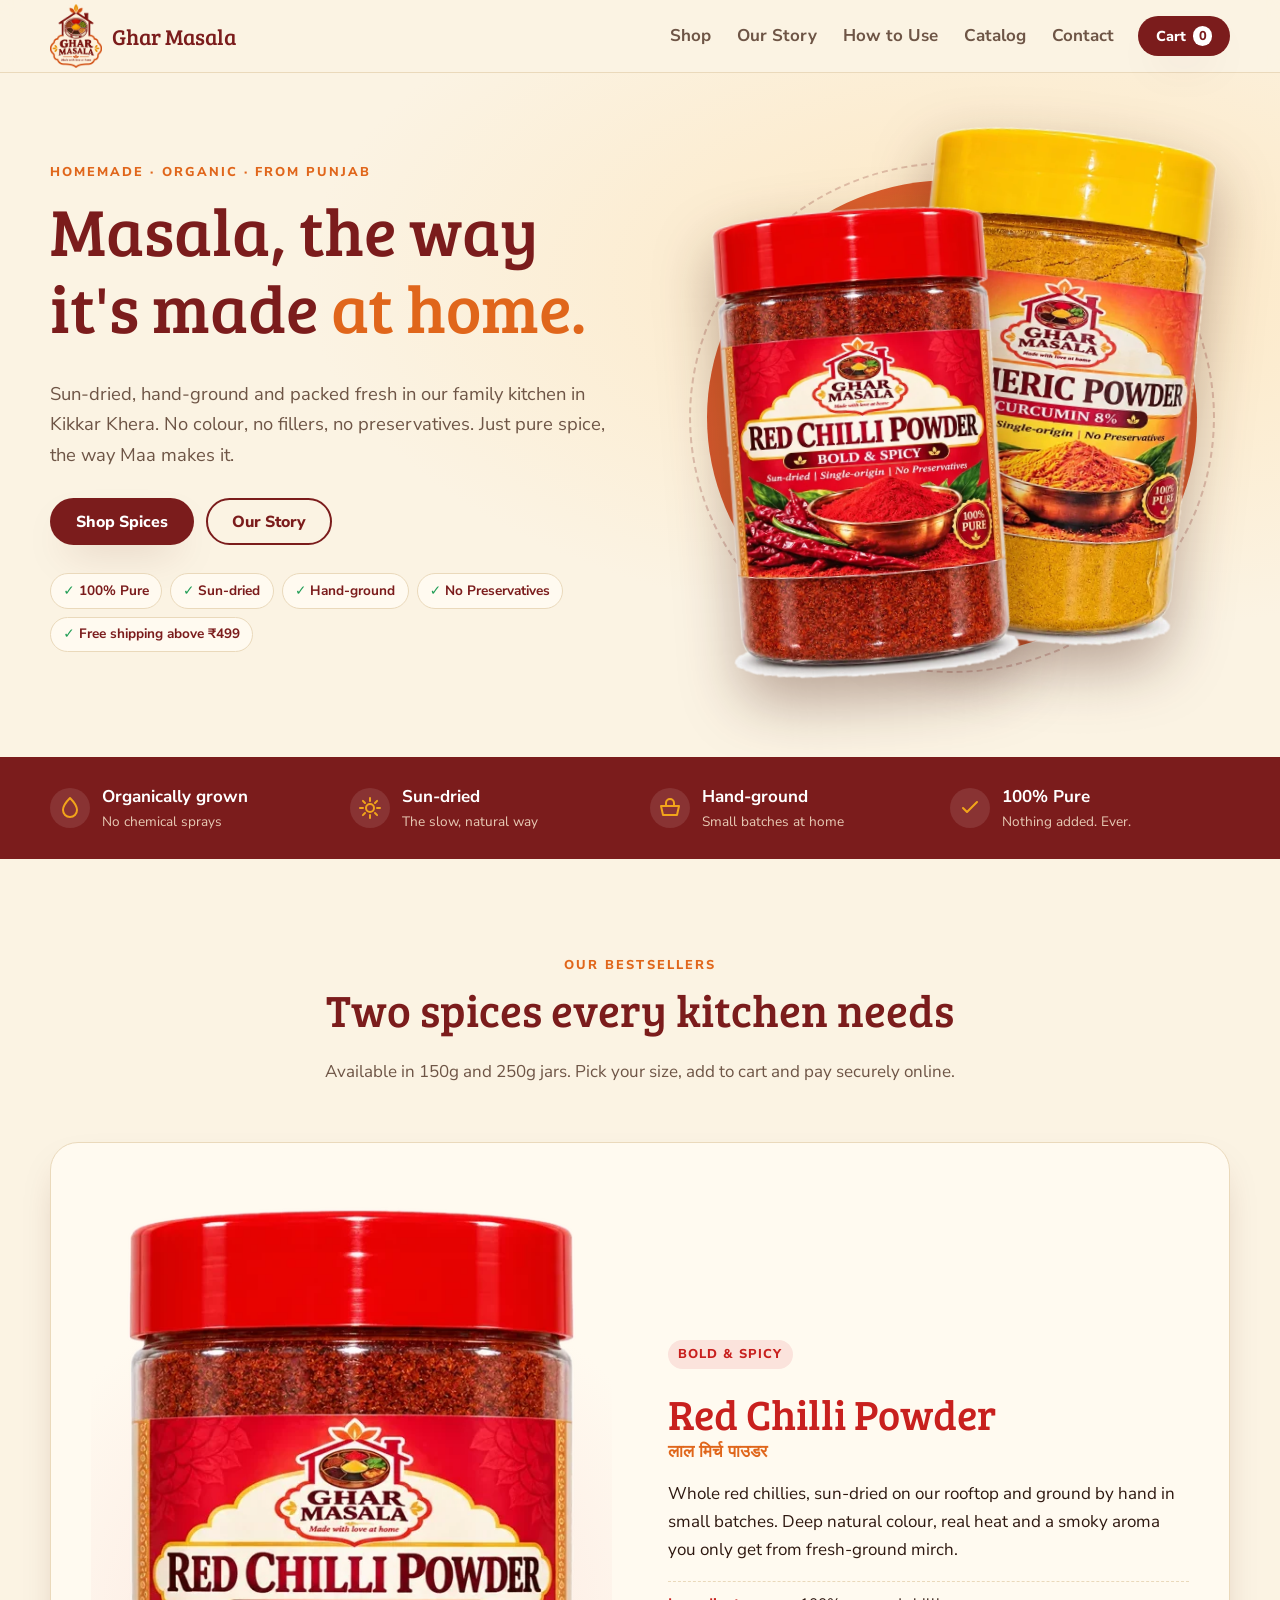
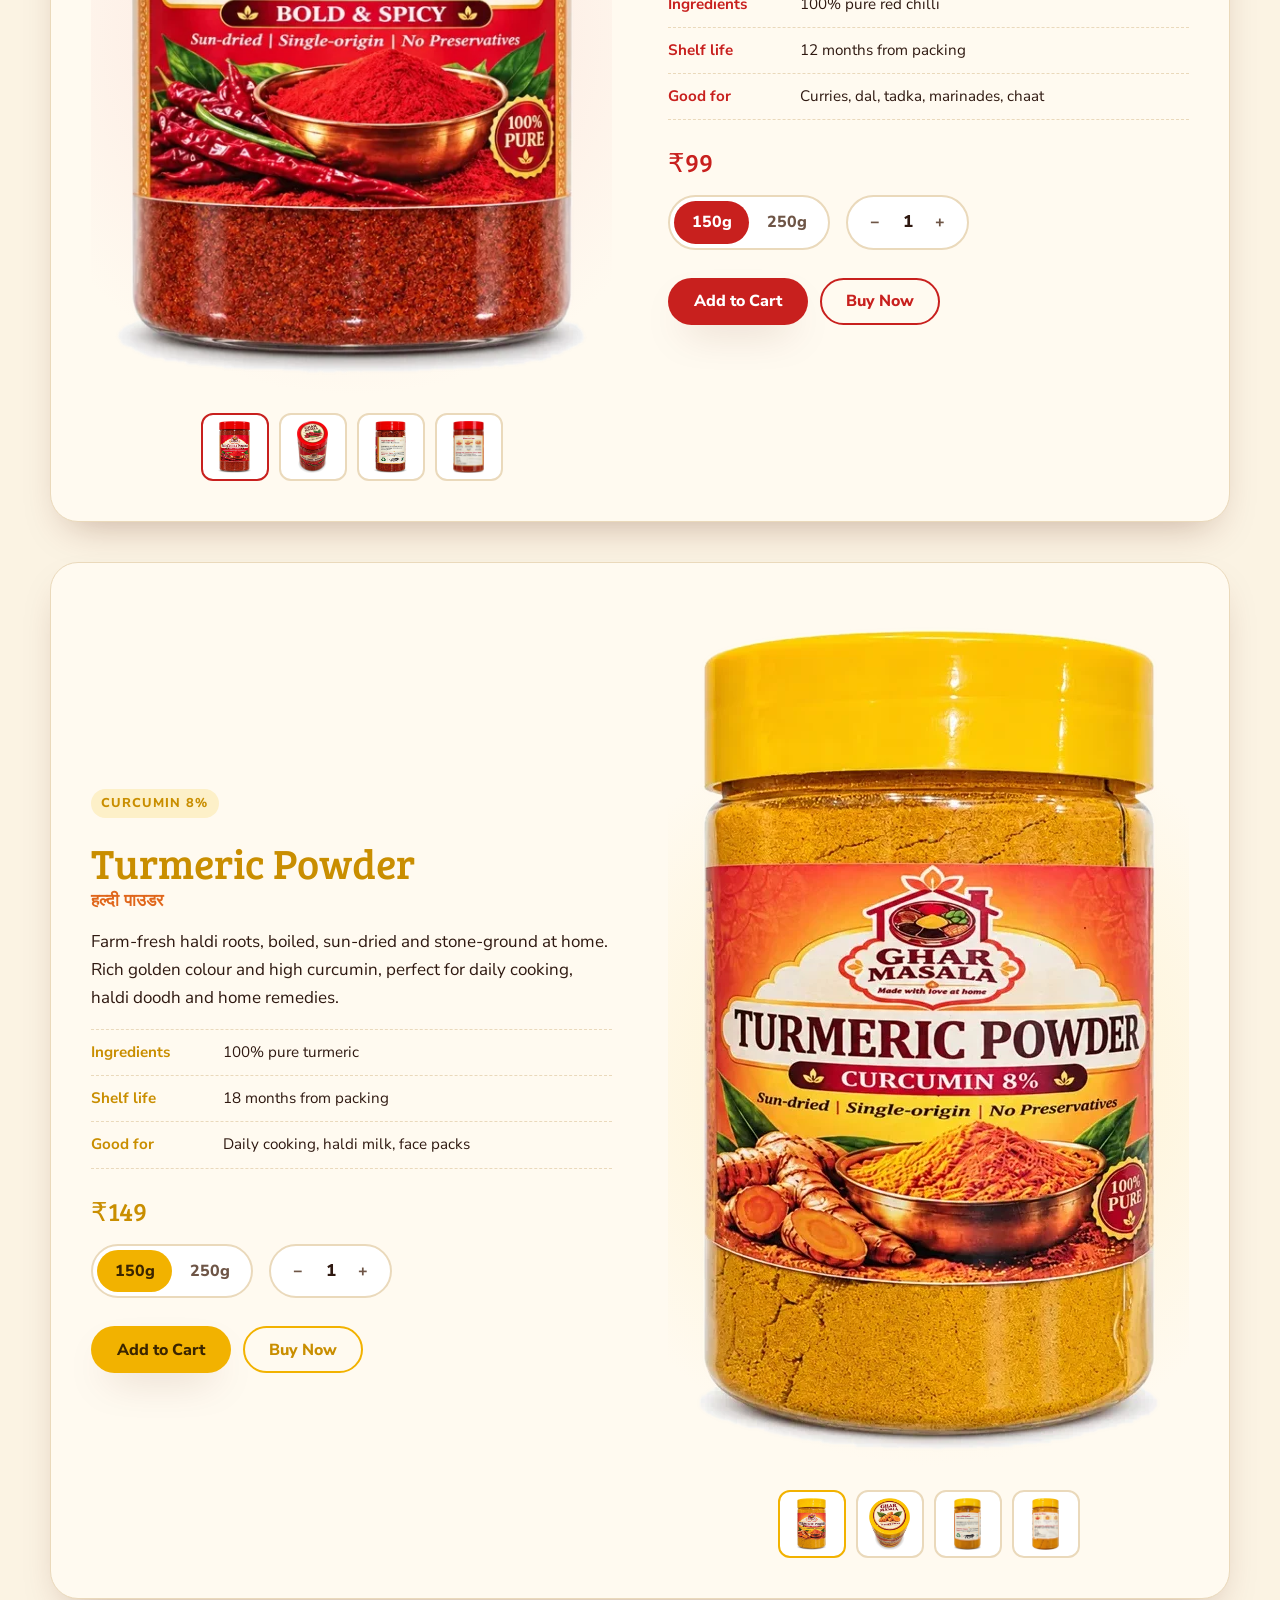
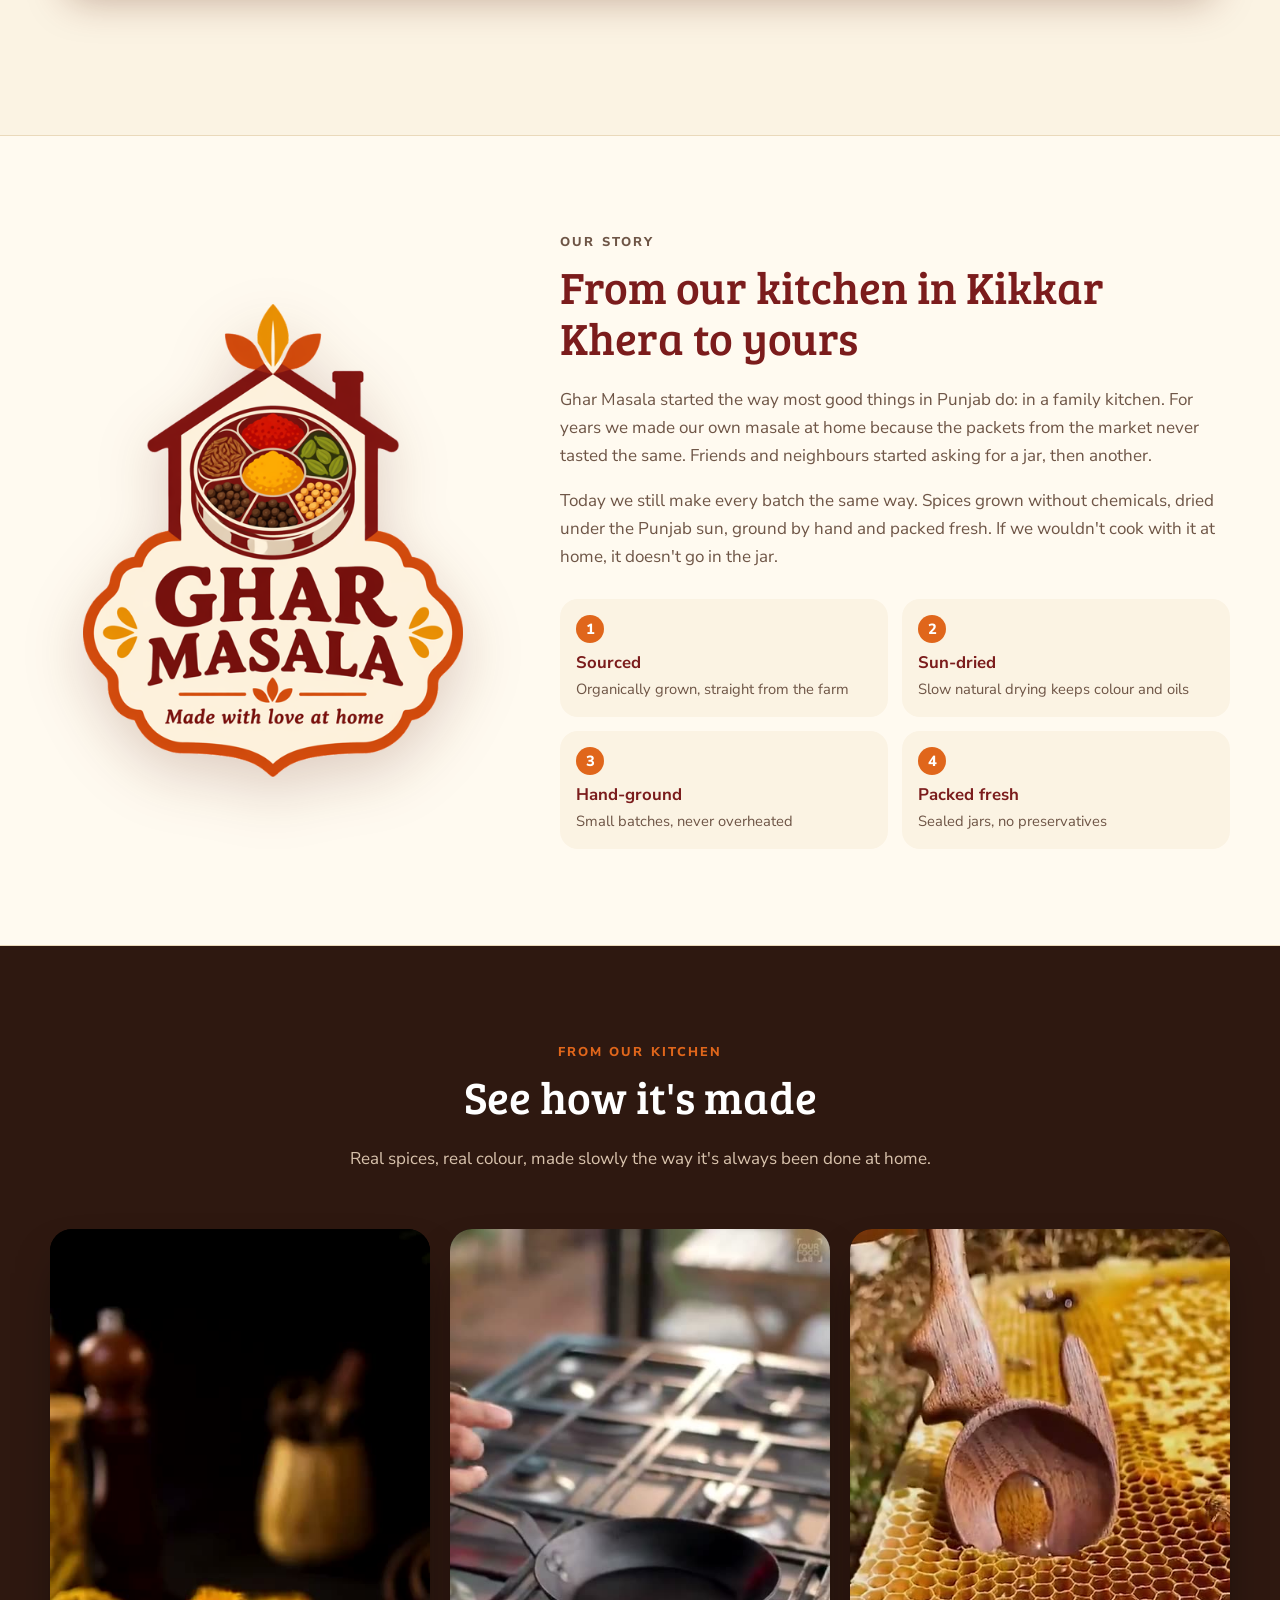
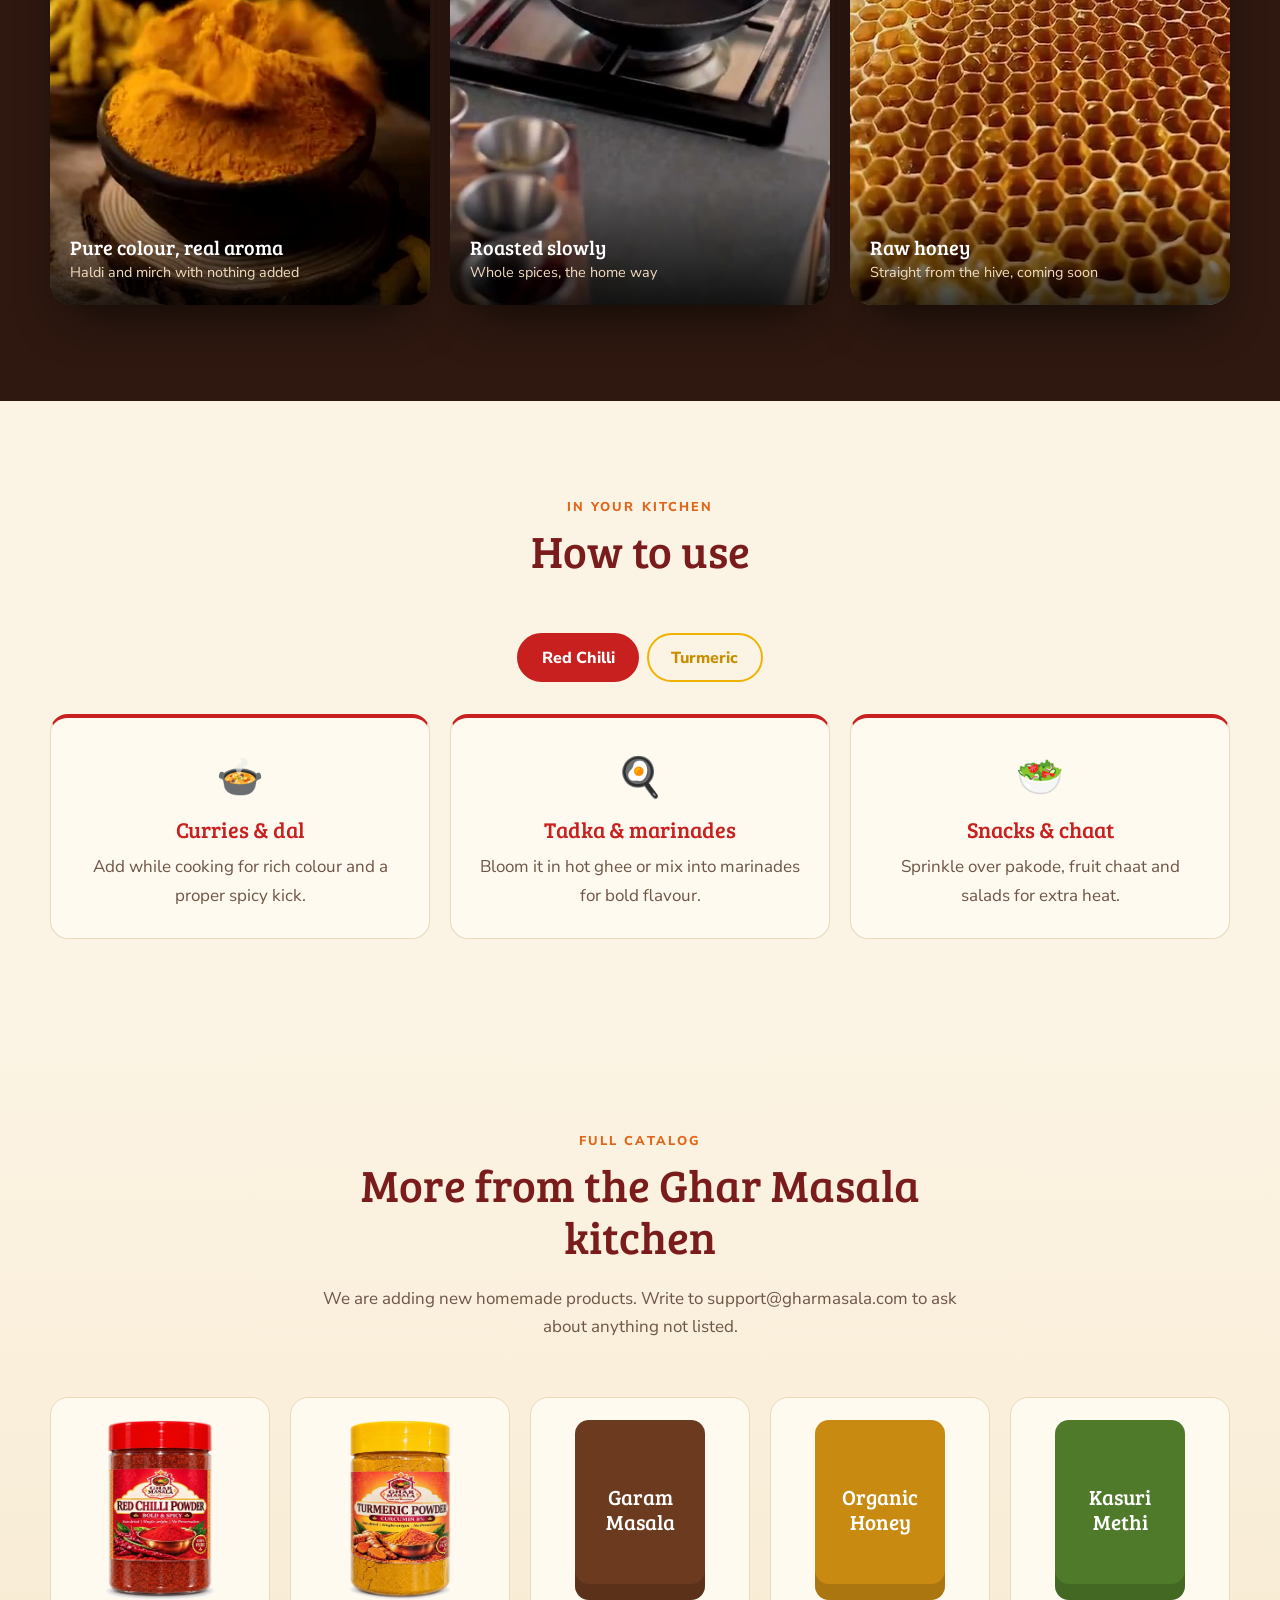
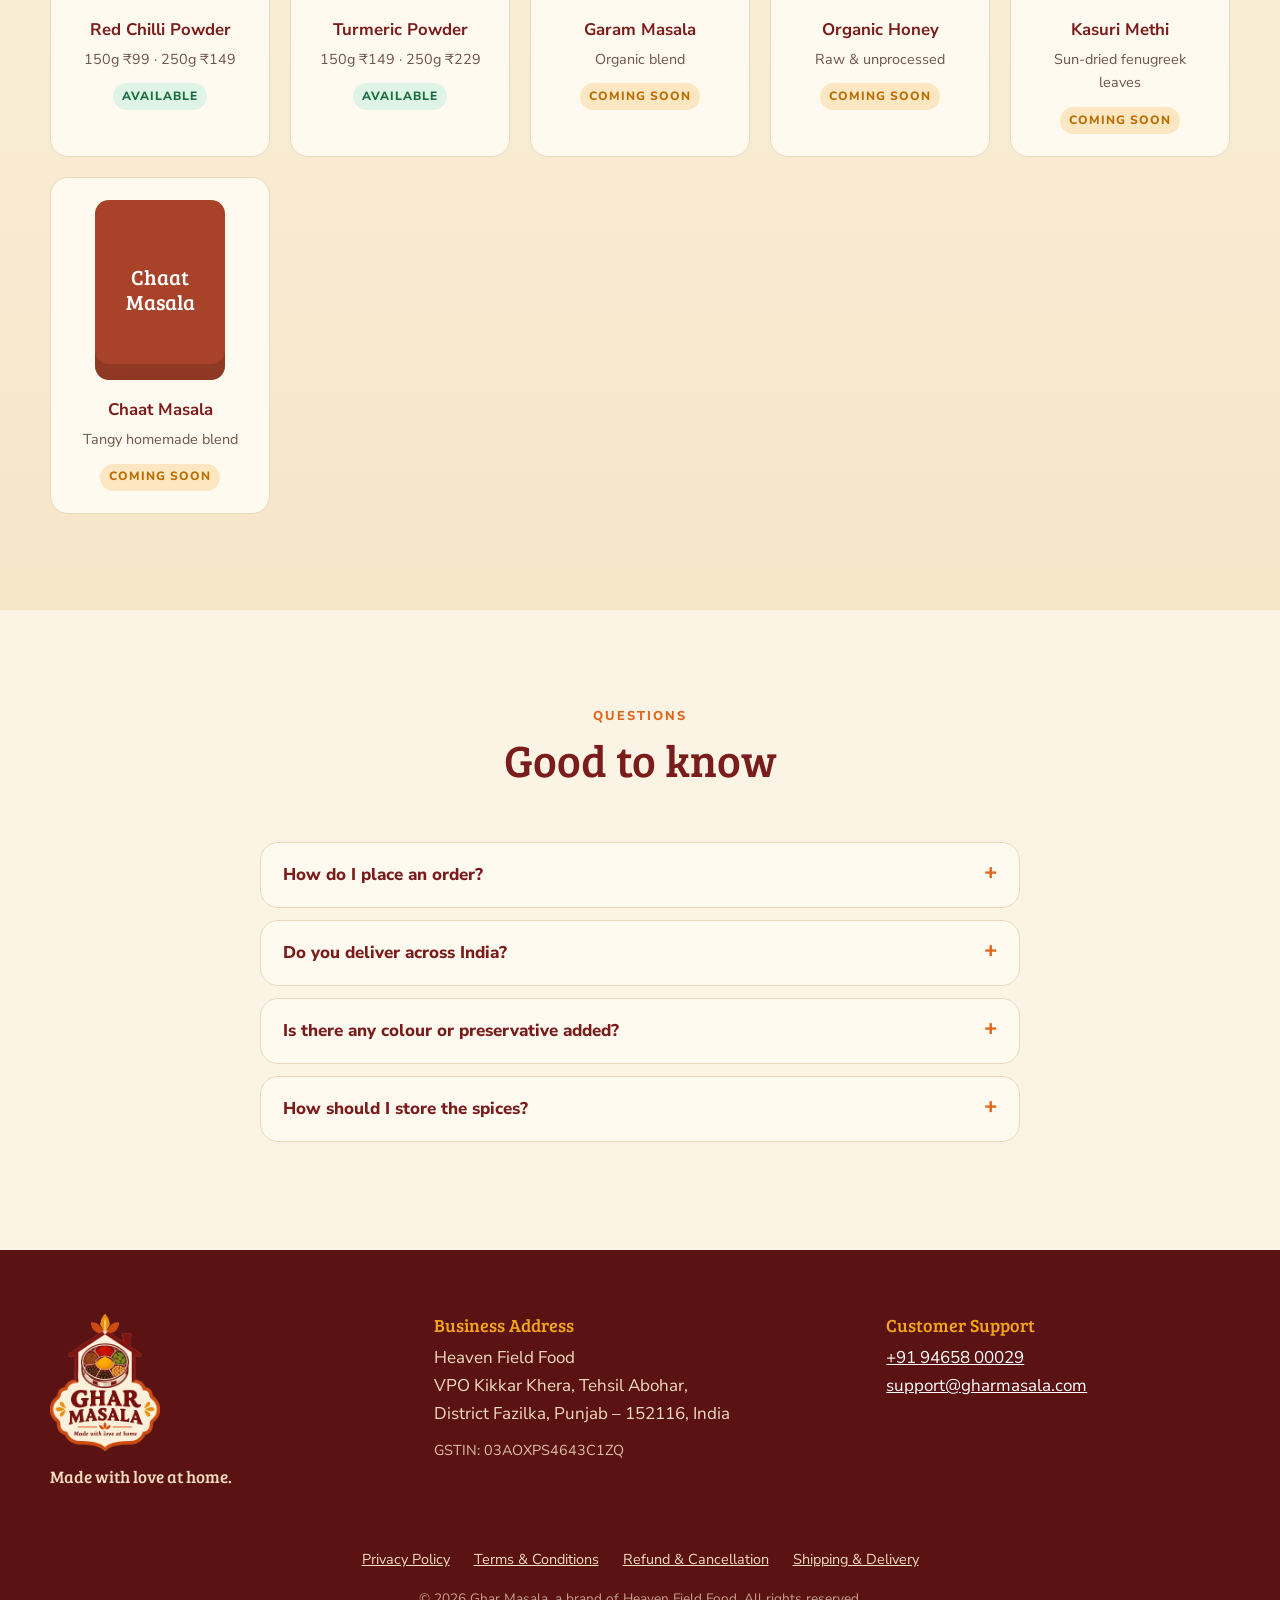
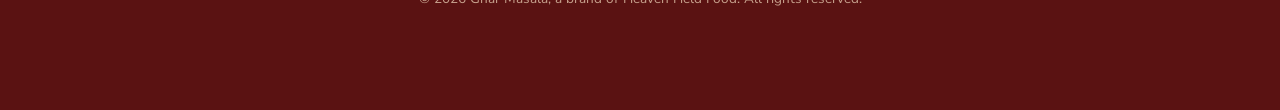
<file: index.html>
<!doctype html>
<html lang="en">
<head>
  <meta charset="utf-8">
  <meta name="viewport" content="width=device-width, initial-scale=1">
  <title>Ghar Masala | Homemade Organic Red Chilli & Turmeric Powder</title>
  <meta name="description" content="Ghar Masala: homemade, hand-ground organic spices from Kikkar Khera, Punjab. Pure Red Chilli Powder and Turmeric Powder, sun-dried, no preservatives. Order online.">
  <meta property="og:title" content="Ghar Masala | Made with love at home">
  <meta property="og:description" content="Homemade, hand-ground organic spices from Punjab. 100% pure, sun-dried, no preservatives.">
  <meta property="og:image" content="https://gharmasala.com/images/chilli-front.webp">
  <meta property="og:url" content="https://gharmasala.com/">
  <meta name="theme-color" content="#7b1c1c">
  <link rel="icon" href="images/favicon.png">
  <link rel="preconnect" href="https://fonts.googleapis.com">
  <link rel="preconnect" href="https://fonts.gstatic.com" crossorigin>
  <link href="https://fonts.googleapis.com/css2?family=Bree+Serif&family=Nunito+Sans:wght@400;600;700;800&display=swap" rel="stylesheet">
  <link rel="stylesheet" href="style.css">
</head>
<body>

<header class="nav">
  <div class="wrap nav-in">
    <a href="#top" class="brand" aria-label="Ghar Masala home"><img src="images/logo.png" alt="Ghar Masala logo" width="52" height="52"><span>Ghar Masala</span></a>
    <nav class="links" aria-label="Main">
      <a href="#shop">Shop</a>
      <a href="#story">Our Story</a>
      <a href="#use">How to Use</a>
      <a href="#catalog">Catalog</a>
      <a href="#contact">Contact</a>
    </nav>
    <a class="btn btn-sm btn-primary cart-link" href="#checkout">Cart <span class="cart-n">0</span></a>
  </div>
</header>

<main id="top">

  <!-- HERO -->
  <section class="hero">
    <div class="wrap hero-in">
      <div class="hero-copy reveal">
        <p class="eyebrow">Homemade · Organic · From Punjab</p>
        <h1>Masala, the way it's made <em>at home.</em></h1>
        <p class="lead">Sun-dried, hand-ground and packed fresh in our family kitchen in Kikkar Khera. No colour, no fillers, no preservatives. Just pure spice, the way Maa makes it.</p>
        <div class="cta">
          <a href="#shop" class="btn btn-primary">Shop Spices</a>
          <a href="#story" class="btn btn-ghost">Our Story</a>
        </div>
        <ul class="chips">
          <li>100% Pure</li><li>Sun-dried</li><li>Hand-ground</li><li>No Preservatives</li><li>Free shipping above ₹499</li>
        </ul>
      </div>
      <div class="hero-art reveal">
        <div class="sun" aria-hidden="true"></div>
        <img class="jar jar-back" src="images/turmeric-front.webp" alt="Ghar Masala Turmeric Powder jar" width="600" height="840">
        <img class="jar jar-front" src="images/chilli-front.webp" alt="Ghar Masala Red Chilli Powder jar" width="600" height="840">
      </div>
    </div>
  </section>

  <!-- TRUST STRIP -->
  <section class="strip" aria-label="Why Ghar Masala">
    <div class="wrap strip-in">
      <div><svg viewBox="0 0 24 24" aria-hidden="true"><path d="M12 2C7 7 5 10 5 14a7 7 0 0 0 14 0c0-4-2-7-7-12Z"/></svg><b>Organically grown</b><span>No chemical sprays</span></div>
      <div><svg viewBox="0 0 24 24" aria-hidden="true"><circle cx="12" cy="12" r="4"/><path d="M12 2v3M12 19v3M2 12h3M19 12h3M4.9 4.9 7 7M17 17l2.1 2.1M4.9 19.1 7 17M17 7l2.1-2.1"/></svg><b>Sun-dried</b><span>The slow, natural way</span></div>
      <div><svg viewBox="0 0 24 24" aria-hidden="true"><path d="M3 10h18l-2 9H5l-2-9ZM8 10V7a4 4 0 0 1 8 0v3"/></svg><b>Hand-ground</b><span>Small batches at home</span></div>
      <div><svg viewBox="0 0 24 24" aria-hidden="true"><path d="m5 12 4 4 10-10"/></svg><b>100% Pure</b><span>Nothing added. Ever.</span></div>
    </div>
  </section>

  <!-- SHOP -->
  <section id="shop" class="section">
    <div class="wrap">
      <header class="sec-head reveal">
        <p class="eyebrow">Our Bestsellers</p>
        <h2>Two spices every kitchen needs</h2>
        <p>Available in 150g and 250g jars. Pick your size, add to cart and pay securely online.</p>
      </header>

      <article class="product chilli reveal" data-id="chilli" data-name="Red Chilli Powder">
        <div class="gallery">
          <div class="main-img"><img src="images/chilli-front.webp" alt="Red Chilli Powder jar, front" width="600" height="840"></div>
          <div class="thumbs">
            <button class="on" data-src="images/chilli-front.webp" aria-label="Front view"><img src="images/chilli-front.webp" alt=""></button>
            <button data-src="images/chilli-top.webp" aria-label="Top view"><img src="images/chilli-top.webp" alt=""></button>
            <button data-src="images/chilli-ingredients.webp" aria-label="Ingredients label"><img src="images/chilli-ingredients.webp" alt=""></button>
            <button data-src="images/chilli-howto.webp" aria-label="How to use label"><img src="images/chilli-howto.webp" alt=""></button>
          </div>
        </div>
        <div class="info">
          <p class="tag">Bold &amp; Spicy</p>
          <h3>Red Chilli Powder</h3>
          <p class="hindi">लाल मिर्च पाउडर</p>
          <p>Whole red chillies, sun-dried on our rooftop and ground by hand in small batches. Deep natural colour, real heat and a smoky aroma you only get from fresh-ground mirch.</p>
          <ul class="facts">
            <li><b>Ingredients</b>100% pure red chilli</li>
            <li><b>Shelf life</b>12 months from packing</li>
            <li><b>Good for</b>Curries, dal, tadka, marinades, chaat</li>
          </ul>
          <div class="buy">
            <p class="price" aria-live="polite"></p>
            <div class="sizes" role="radiogroup" aria-label="Size">
              <button role="radio" aria-checked="true" data-size="150g">150g</button>
              <button role="radio" aria-checked="false" data-size="250g">250g</button>
            </div>
            <div class="qty"><button data-q="-1" aria-label="Less">−</button><output>1</output><button data-q="1" aria-label="More">+</button></div>
          </div>
          <div class="cta">
            <button class="btn btn-primary add">Add to Cart</button>
            <button class="btn btn-ghost now">Buy Now</button>
          </div>
        </div>
      </article>

      <article class="product haldi flip reveal" data-id="haldi" data-name="Turmeric Powder">
        <div class="gallery">
          <div class="main-img"><img src="images/turmeric-front.webp" alt="Turmeric Powder jar, front" width="600" height="840"></div>
          <div class="thumbs">
            <button class="on" data-src="images/turmeric-front.webp" aria-label="Front view"><img src="images/turmeric-front.webp" alt=""></button>
            <button data-src="images/turmeric-top.webp" aria-label="Top view"><img src="images/turmeric-top.webp" alt=""></button>
            <button data-src="images/turmeric-ingredients.webp" aria-label="Ingredients label"><img src="images/turmeric-ingredients.webp" alt=""></button>
            <button data-src="images/turmeric-howto.webp" aria-label="How to use label"><img src="images/turmeric-howto.webp" alt=""></button>
          </div>
        </div>
        <div class="info">
          <p class="tag">Curcumin 8%</p>
          <h3>Turmeric Powder</h3>
          <p class="hindi">हल्दी पाउडर</p>
          <p>Farm-fresh haldi roots, boiled, sun-dried and stone-ground at home. Rich golden colour and high curcumin, perfect for daily cooking, haldi doodh and home remedies.</p>
          <ul class="facts">
            <li><b>Ingredients</b>100% pure turmeric</li>
            <li><b>Shelf life</b>18 months from packing</li>
            <li><b>Good for</b>Daily cooking, haldi milk, face packs</li>
          </ul>
          <div class="buy">
            <p class="price" aria-live="polite"></p>
            <div class="sizes" role="radiogroup" aria-label="Size">
              <button role="radio" aria-checked="true" data-size="150g">150g</button>
              <button role="radio" aria-checked="false" data-size="250g">250g</button>
            </div>
            <div class="qty"><button data-q="-1" aria-label="Less">−</button><output>1</output><button data-q="1" aria-label="More">+</button></div>
          </div>
          <div class="cta">
            <button class="btn btn-primary add">Add to Cart</button>
            <button class="btn btn-ghost now">Buy Now</button>
          </div>
        </div>
      </article>
    </div>
  </section>

  <!-- STORY -->
  <section id="story" class="section story">
    <div class="wrap story-in">
      <div class="story-art reveal"><img src="images/logo.png" alt="Ghar Masala, made with love at home" width="600" height="660"></div>
      <div class="reveal">
        <p class="eyebrow">Our Story</p>
        <h2>From our kitchen in Kikkar Khera to yours</h2>
        <p>Ghar Masala started the way most good things in Punjab do: in a family kitchen. For years we made our own masale at home because the packets from the market never tasted the same. Friends and neighbours started asking for a jar, then another.</p>
        <p>Today we still make every batch the same way. Spices grown without chemicals, dried under the Punjab sun, ground by hand and packed fresh. If we wouldn't cook with it at home, it doesn't go in the jar.</p>
        <ol class="steps">
          <li><span>1</span><b>Sourced</b>Organically grown, straight from the farm</li>
          <li><span>2</span><b>Sun-dried</b>Slow natural drying keeps colour and oils</li>
          <li><span>3</span><b>Hand-ground</b>Small batches, never overheated</li>
          <li><span>4</span><b>Packed fresh</b>Sealed jars, no preservatives</li>
        </ol>
      </div>
    </div>
  </section>

  <!-- VIDEOS -->
  <section id="made" class="section films">
    <div class="wrap">
      <header class="sec-head reveal">
        <p class="eyebrow">From Our Kitchen</p>
        <h2>See how it's made</h2>
        <p>Real spices, real colour, made slowly the way it's always been done at home.</p>
      </header>
      <div class="film-row">
        <figure class="film reveal"><video src="videos/spices.mp4" poster="videos/spices.jpg" muted loop playsinline preload="none" aria-label="Turmeric and red chilli powder close-up"></video><figcaption><b>Pure colour, real aroma</b>Haldi and mirch with nothing added</figcaption></figure>
        <figure class="film reveal"><video src="videos/roasting.mp4" poster="videos/roasting.jpg" muted loop playsinline preload="none" aria-label="Whole spices roasting in an iron kadhai"></video><figcaption><b>Roasted slowly</b>Whole spices, the home way</figcaption></figure>
        <figure class="film reveal"><video src="videos/honey.mp4" poster="videos/honey.jpg" muted loop playsinline preload="none" aria-label="Raw honey on a honeycomb"></video><figcaption><b>Raw honey</b>Straight from the hive, coming soon</figcaption></figure>
      </div>
    </div>
  </section>

  <!-- HOW TO USE -->
  <section id="use" class="section">
    <div class="wrap">
      <header class="sec-head reveal">
        <p class="eyebrow">In Your Kitchen</p>
        <h2>How to use</h2>
      </header>
      <div class="tabs reveal" role="tablist" aria-label="Choose spice">
        <button role="tab" aria-selected="true" aria-controls="use-chilli" id="t-chilli" class="chilli">Red Chilli</button>
        <button role="tab" aria-selected="false" aria-controls="use-haldi" id="t-haldi" class="haldi">Turmeric</button>
      </div>
      <div id="use-chilli" role="tabpanel" aria-labelledby="t-chilli" class="uses chilli">
        <div class="use"><span aria-hidden="true">🍲</span><h3>Curries &amp; dal</h3><p>Add while cooking for rich colour and a proper spicy kick.</p></div>
        <div class="use"><span aria-hidden="true">🍳</span><h3>Tadka &amp; marinades</h3><p>Bloom it in hot ghee or mix into marinades for bold flavour.</p></div>
        <div class="use"><span aria-hidden="true">🥗</span><h3>Snacks &amp; chaat</h3><p>Sprinkle over pakode, fruit chaat and salads for extra heat.</p></div>
      </div>
      <div id="use-haldi" role="tabpanel" aria-labelledby="t-haldi" class="uses haldi" hidden>
        <div class="use"><span aria-hidden="true">🍛</span><h3>Daily cooking</h3><p>A pinch in sabzi, dal and rice for flavour, colour and goodness.</p></div>
        <div class="use"><span aria-hidden="true">🥛</span><h3>Haldi doodh</h3><p>Mix half a teaspoon into warm milk for everyday wellness.</p></div>
        <div class="use"><span aria-hidden="true">✨</span><h3>Face packs</h3><p>Mix with besan and curd for a natural, healthy glow.</p></div>
      </div>
    </div>
  </section>

  <!-- CATALOG -->
  <section id="catalog" class="section catalog">
    <div class="wrap">
      <header class="sec-head reveal">
        <p class="eyebrow">Full Catalog</p>
        <h2>More from the Ghar Masala kitchen</h2>
        <p>We are adding new homemade products. Write to support@gharmasala.com to ask about anything not listed.</p>
      </header>
      <div class="grid">
        <a class="card reveal" href="#shop"><img src="images/chilli-front.webp" alt="" loading="lazy"><b>Red Chilli Powder</b><span>150g ₹99 · 250g ₹149</span><em class="ok">Available</em></a>
        <a class="card reveal" href="#shop"><img src="images/turmeric-front.webp" alt="" loading="lazy"><b>Turmeric Powder</b><span>150g ₹149 · 250g ₹229</span><em class="ok">Available</em></a>
        <div class="card soon reveal"><div class="ph" style="--c:#6b3a1f">Garam<br>Masala</div><b>Garam Masala</b><span>Organic blend</span><em>Coming soon</em></div>
        <div class="card soon reveal"><div class="ph" style="--c:#c98a12">Organic<br>Honey</div><b>Organic Honey</b><span>Raw &amp; unprocessed</span><em>Coming soon</em></div>
        <div class="card soon reveal"><div class="ph" style="--c:#4f7a2a">Kasuri<br>Methi</div><b>Kasuri Methi</b><span>Sun-dried fenugreek leaves</span><em>Coming soon</em></div>
        <div class="card soon reveal"><div class="ph" style="--c:#a8432a">Chaat<br>Masala</div><b>Chaat Masala</b><span>Tangy homemade blend</span><em>Coming soon</em></div>
      </div>
    </div>
  </section>

  <!-- FAQ -->
  <section class="section faq">
    <div class="wrap narrow">
      <header class="sec-head reveal"><p class="eyebrow">Questions</p><h2>Good to know</h2></header>
      <details class="reveal"><summary>How do I place an order?</summary><p>Choose your spice and size, tap <b>Add to Cart</b>, then <b>Checkout</b>. Fill in your delivery address and pay securely online by UPI, card, net banking or wallet through PayU.</p></details>
      <details class="reveal"><summary>Do you deliver across India?</summary><p>Yes. We ship across India. Shipping is a flat ₹60 per order, and <b>FREE on orders of ₹499 and above</b>.</p></details>
      <details class="reveal"><summary>Is there any colour or preservative added?</summary><p>No. Our Red Chilli Powder is 100% red chilli and our Turmeric Powder is 100% turmeric. Nothing else goes in.</p></details>
      <details class="reveal"><summary>How should I store the spices?</summary><p>Keep the jar tightly closed in a cool, dry place away from sunlight. Use a dry spoon. Red Chilli lasts 12 months and Turmeric 18 months from packing.</p></details>
    </div>
  </section>

</main>

<!-- CONTACT / FOOTER -->
<footer id="contact" class="footer">
  <div class="wrap foot-in">
    <div>
      <img src="images/logo.png" alt="Ghar Masala" width="110" height="121" loading="lazy">
      <p class="foot-tag">Made with love at home.</p>
    </div>
    <div>
      <h3>Business Address</h3>
      <address>Heaven Field Food<br>VPO Kikkar Khera, Tehsil Abohar,<br>District Fazilka, Punjab – 152116, India</address>
      <p class="gst">GSTIN: 03AOXPS4643C1ZQ</p>
    </div>
    <div>
      <h3>Customer Support</h3>
      <p><a href="tel:+919465800029">+91 94658 00029</a><br><a href="mailto:support@gharmasala.com">support@gharmasala.com</a></p>
    </div>
  </div>
  <nav class="legal" aria-label="Policies">
    <a href="policies.html#privacy">Privacy Policy</a>
    <a href="policies.html#terms">Terms &amp; Conditions</a>
    <a href="policies.html#refund">Refund &amp; Cancellation</a>
    <a href="policies.html#shipping">Shipping &amp; Delivery</a>
  </nav>
  <p class="copy">© <span id="yr">2026</span> Ghar Masala, a brand of Heaven Field Food. All rights reserved.</p>
</footer>

<!-- ORDER BAR -->
<div class="order" hidden>
  <div class="order-in">
    <div><b class="order-count"></b><span class="order-list"></span></div>
    <button class="order-clear" aria-label="Clear cart">Clear</button>
    <a class="btn btn-primary order-send" href="#checkout">Checkout</a>
  </div>
</div>

<script src="script.js"></script>
</body>
</html>
</file>
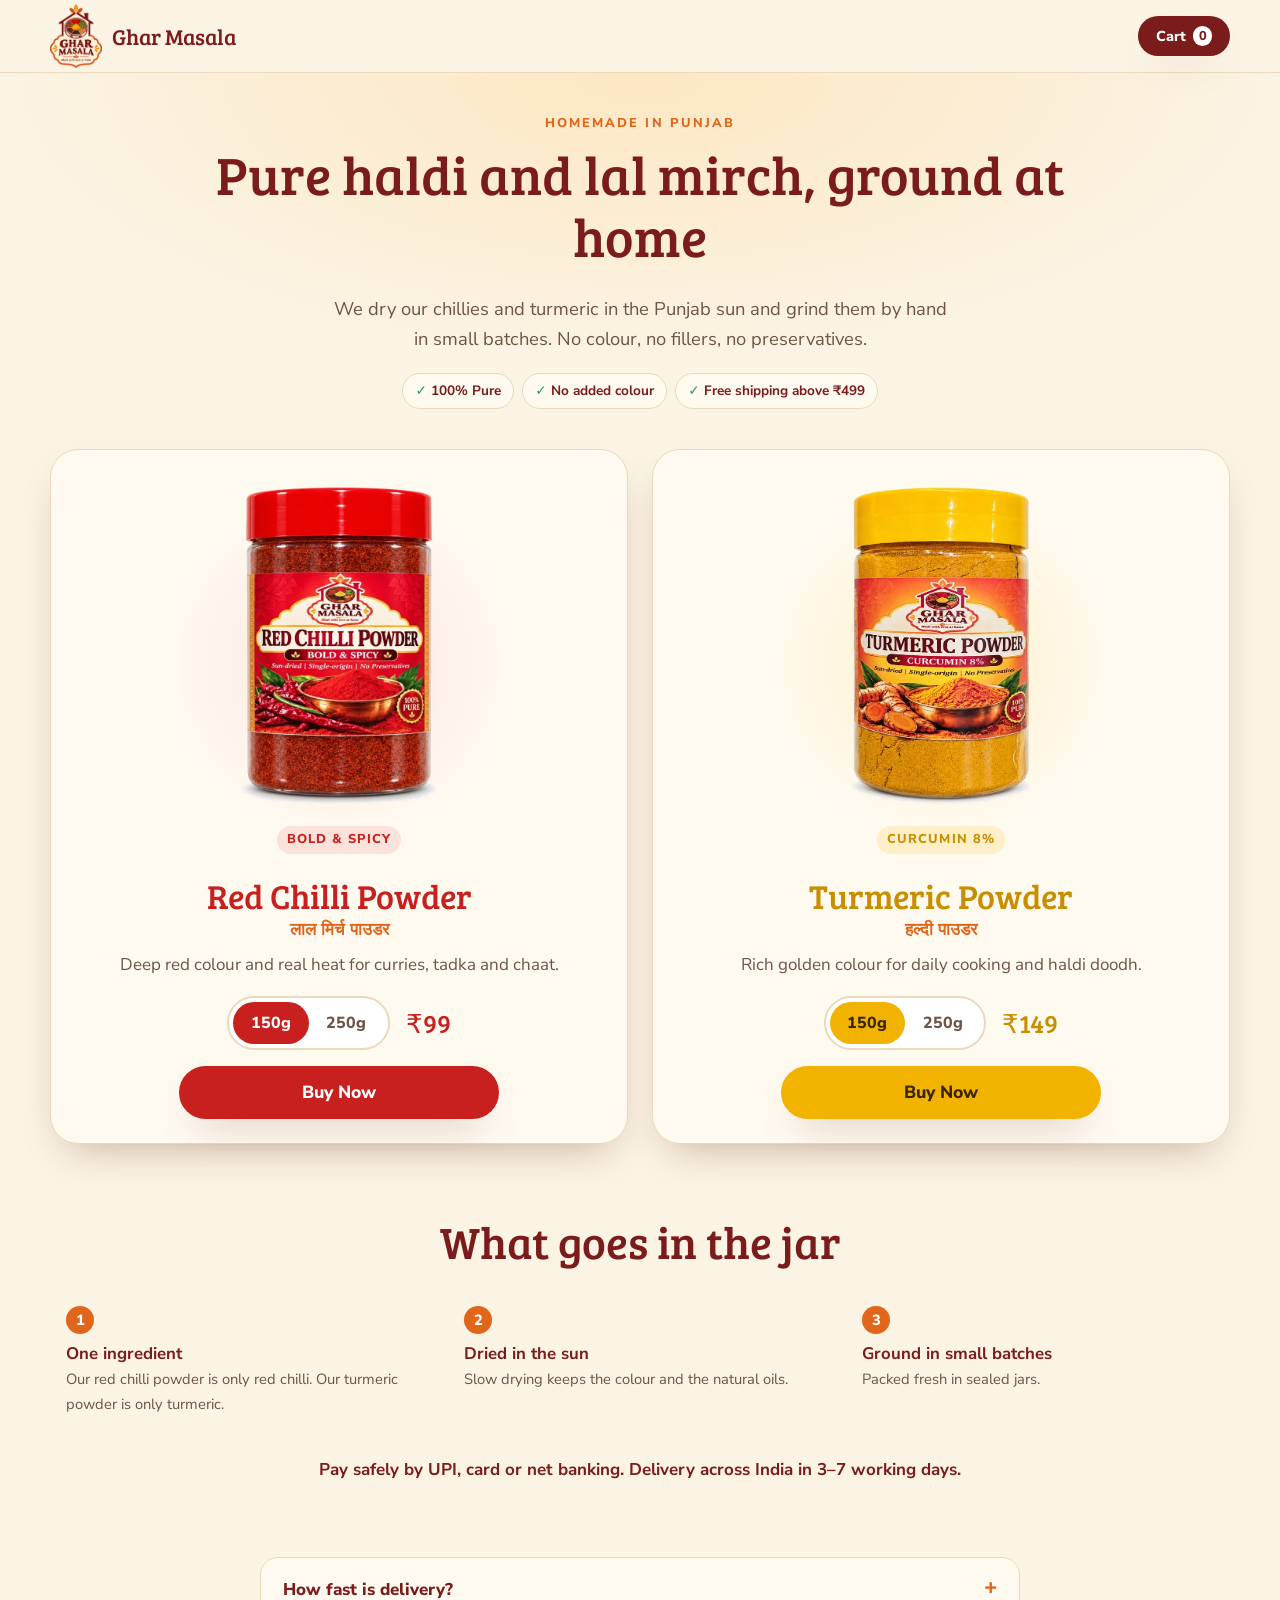
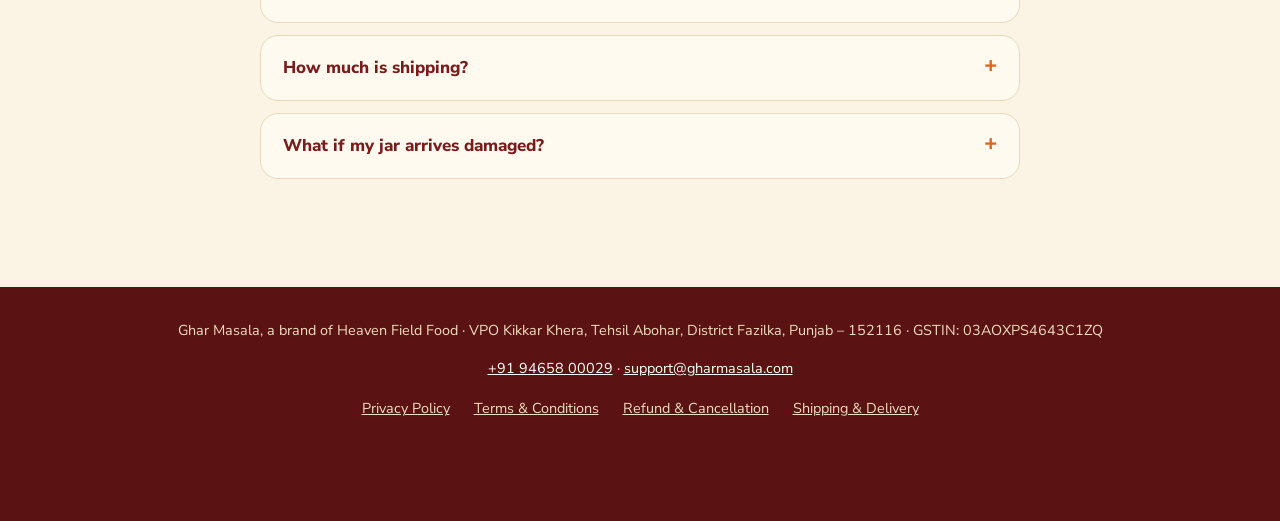
<file: buy.html>
<!doctype html>
<html lang="en">
<head>
  <meta charset="utf-8">
  <meta name="viewport" content="width=device-width, initial-scale=1">
  <title>Ghar Masala | Pure Haldi &amp; Lal Mirch, Homemade in Punjab</title>
  <meta name="description" content="Hand-ground turmeric and red chilli powder from a family kitchen in Punjab. 100% pure, no colour, no preservatives. Free shipping above ₹499.">
  <meta property="og:title" content="Ghar Masala | Pure Haldi &amp; Lal Mirch, Homemade in Punjab">
  <meta property="og:description" content="Hand-ground turmeric and red chilli powder from a family kitchen in Punjab. Free shipping above ₹499.">
  <meta property="og:image" content="https://gharmasala.com/images/chilli-front.webp">
  <meta property="og:url" content="https://gharmasala.com/buy.html">
  <meta name="theme-color" content="#7b1c1c">
  <link rel="icon" href="images/favicon.png">
  <link rel="preconnect" href="https://fonts.googleapis.com">
  <link rel="preconnect" href="https://fonts.gstatic.com" crossorigin>
  <link href="https://fonts.googleapis.com/css2?family=Bree+Serif&family=Nunito+Sans:wght@400;600;700;800&display=swap" rel="stylesheet">
  <link rel="stylesheet" href="style.css">
</head>
<body class="lp">

<header class="nav">
  <div class="wrap nav-in">
    <a href="index.html" class="brand" aria-label="Ghar Masala home"><img src="images/logo.png" alt="Ghar Masala logo" width="52" height="52"><span>Ghar Masala</span></a>
    <a class="btn btn-sm btn-primary cart-link" href="#checkout" style="margin-left:auto">Cart <span class="cart-n">0</span></a>
  </div>
</header>

<main>
  <section class="lp-hero">
    <div class="wrap">
      <p class="eyebrow">Homemade in Punjab</p>
      <h1>Pure haldi and lal mirch, ground at home</h1>
      <p class="lead">We dry our chillies and turmeric in the Punjab sun and grind them by hand in small batches. No colour, no fillers, no preservatives.</p>
      <ul class="chips"><li>100% Pure</li><li>No added colour</li><li>Free shipping above ₹499</li></ul>
    </div>
  </section>

  <section class="wrap lp-grid" aria-label="Choose your spice">
    <article class="product chilli lp-card" data-id="chilli" data-name="Red Chilli Powder">
      <div class="main-img"><img src="images/chilli-front.webp" alt="Ghar Masala Red Chilli Powder jar" width="600" height="840"></div>
      <p class="tag">Bold &amp; Spicy</p>
      <h2>Red Chilli Powder</h2>
      <p class="hindi">लाल मिर्च पाउडर</p>
      <p class="lp-line">Deep red colour and real heat for curries, tadka and chaat.</p>
      <div class="buy">
        <div class="sizes" role="radiogroup" aria-label="Size">
          <button role="radio" aria-checked="true" data-size="150g">150g</button>
          <button role="radio" aria-checked="false" data-size="250g">250g</button>
        </div>
        <p class="price" aria-live="polite"></p>
      </div>
      <button class="btn btn-primary now">Buy Now</button>
    </article>

    <article class="product haldi lp-card" data-id="haldi" data-name="Turmeric Powder">
      <div class="main-img"><img src="images/turmeric-front.webp" alt="Ghar Masala Turmeric Powder jar" width="600" height="840"></div>
      <p class="tag">Curcumin 8%</p>
      <h2>Turmeric Powder</h2>
      <p class="hindi">हल्दी पाउडर</p>
      <p class="lp-line">Rich golden colour for daily cooking and haldi doodh.</p>
      <div class="buy">
        <div class="sizes" role="radiogroup" aria-label="Size">
          <button role="radio" aria-checked="true" data-size="150g">150g</button>
          <button role="radio" aria-checked="false" data-size="250g">250g</button>
        </div>
        <p class="price" aria-live="polite"></p>
      </div>
      <button class="btn btn-primary now">Buy Now</button>
    </article>
  </section>

  <section class="section lp-why">
    <div class="wrap">
      <h2>What goes in the jar</h2>
      <ol class="steps">
        <li><span>1</span><b>One ingredient</b>Our red chilli powder is only red chilli. Our turmeric powder is only turmeric.</li>
        <li><span>2</span><b>Dried in the sun</b>Slow drying keeps the colour and the natural oils.</li>
        <li><span>3</span><b>Ground in small batches</b>Packed fresh in sealed jars.</li>
      </ol>
      <p class="lp-pay">Pay safely by UPI, card or net banking. Delivery across India in 3–7 working days.</p>
    </div>
  </section>

  <section class="section faq">
    <div class="wrap narrow">
      <details><summary>How fast is delivery?</summary><p>We dispatch within 1–3 working days. Delivery takes 3–7 working days after that, depending on your location.</p></details>
      <details><summary>How much is shipping?</summary><p>₹60 per order. Free on orders of ₹499 and above.</p></details>
      <details><summary>What if my jar arrives damaged?</summary><p>Send us a photo within 48 hours of delivery and we'll send a new jar or refund you.</p></details>
    </div>
  </section>
</main>

<footer class="footer lp-foot">
  <div class="wrap">
    <p>Ghar Masala, a brand of Heaven Field Food · VPO Kikkar Khera, Tehsil Abohar, District Fazilka, Punjab – 152116 · GSTIN: 03AOXPS4643C1ZQ</p>
    <p><a href="tel:+919465800029">+91 94658 00029</a> · <a href="mailto:support@gharmasala.com">support@gharmasala.com</a></p>
  </div>
  <nav class="legal" aria-label="Policies">
    <a href="policies.html#privacy">Privacy Policy</a>
    <a href="policies.html#terms">Terms &amp; Conditions</a>
    <a href="policies.html#refund">Refund &amp; Cancellation</a>
    <a href="policies.html#shipping">Shipping &amp; Delivery</a>
  </nav>
</footer>

<script src="script.js"></script>
</body>
</html>
</file>
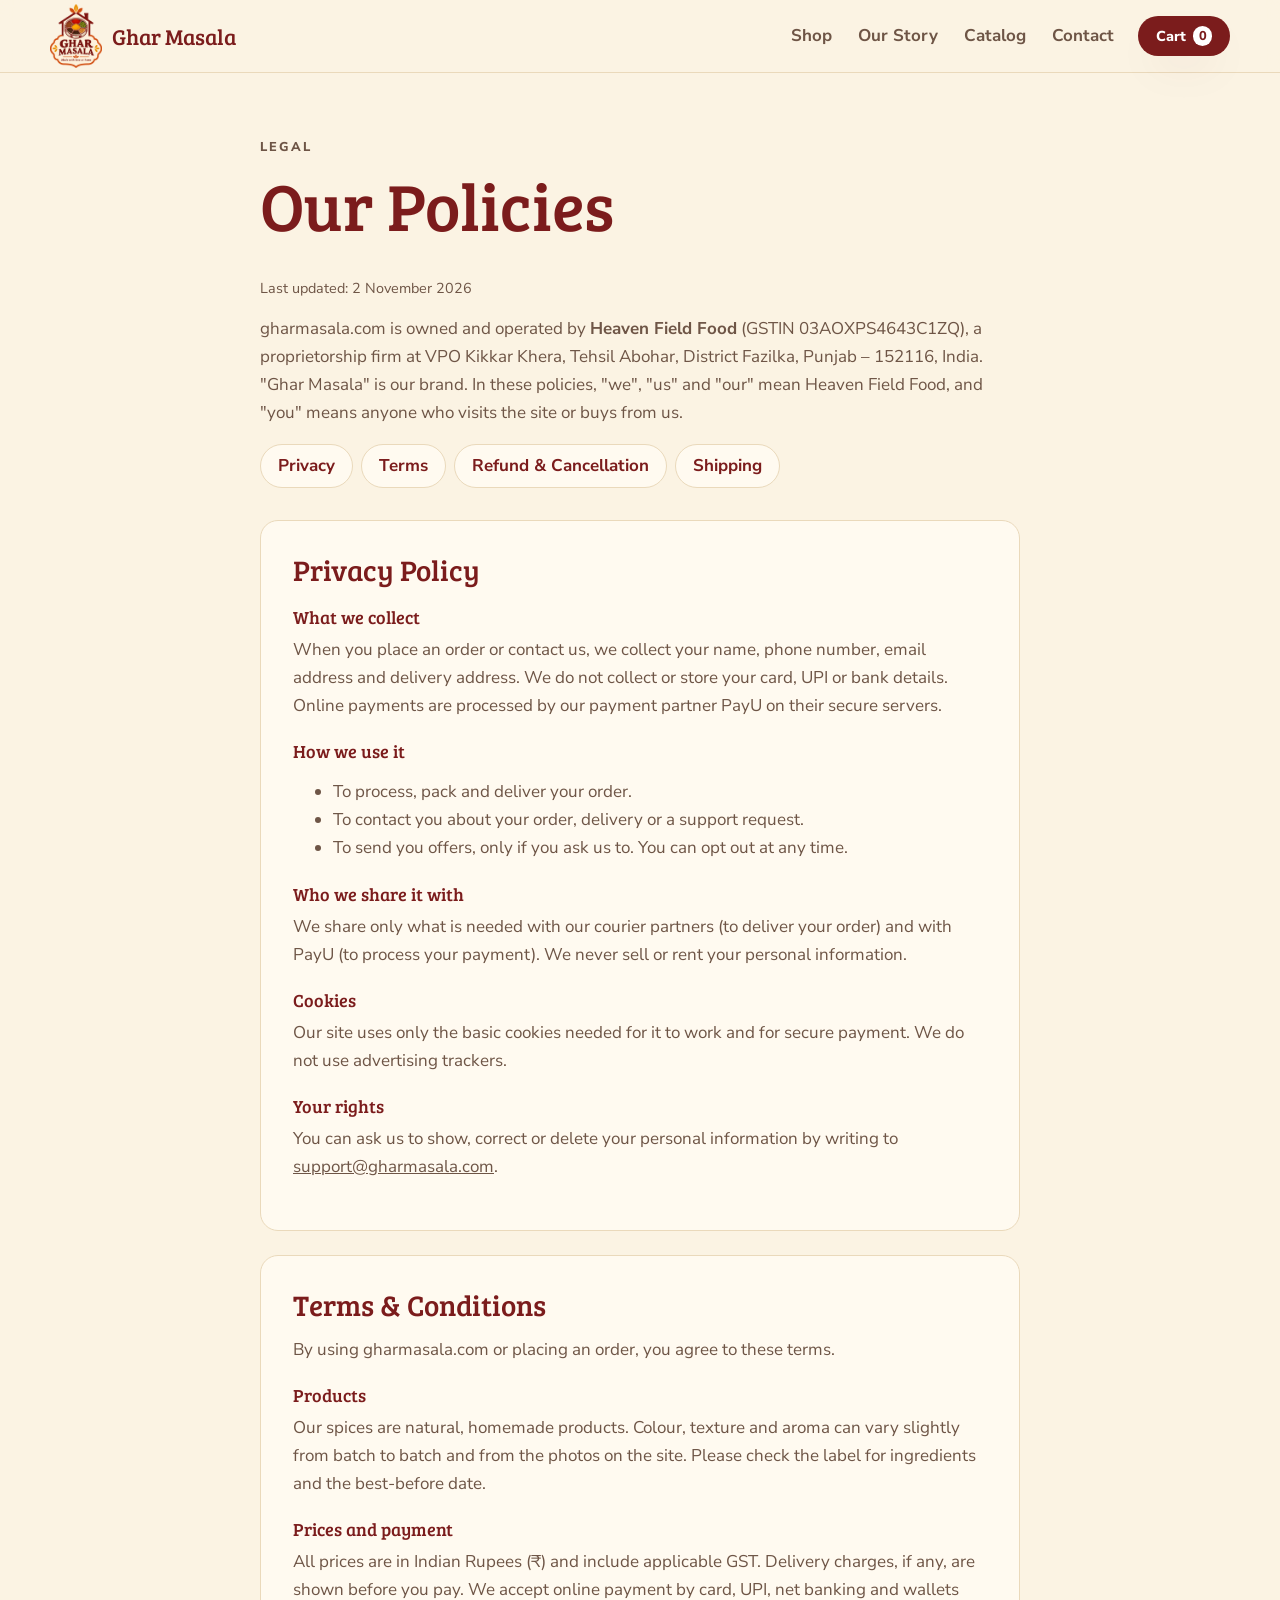
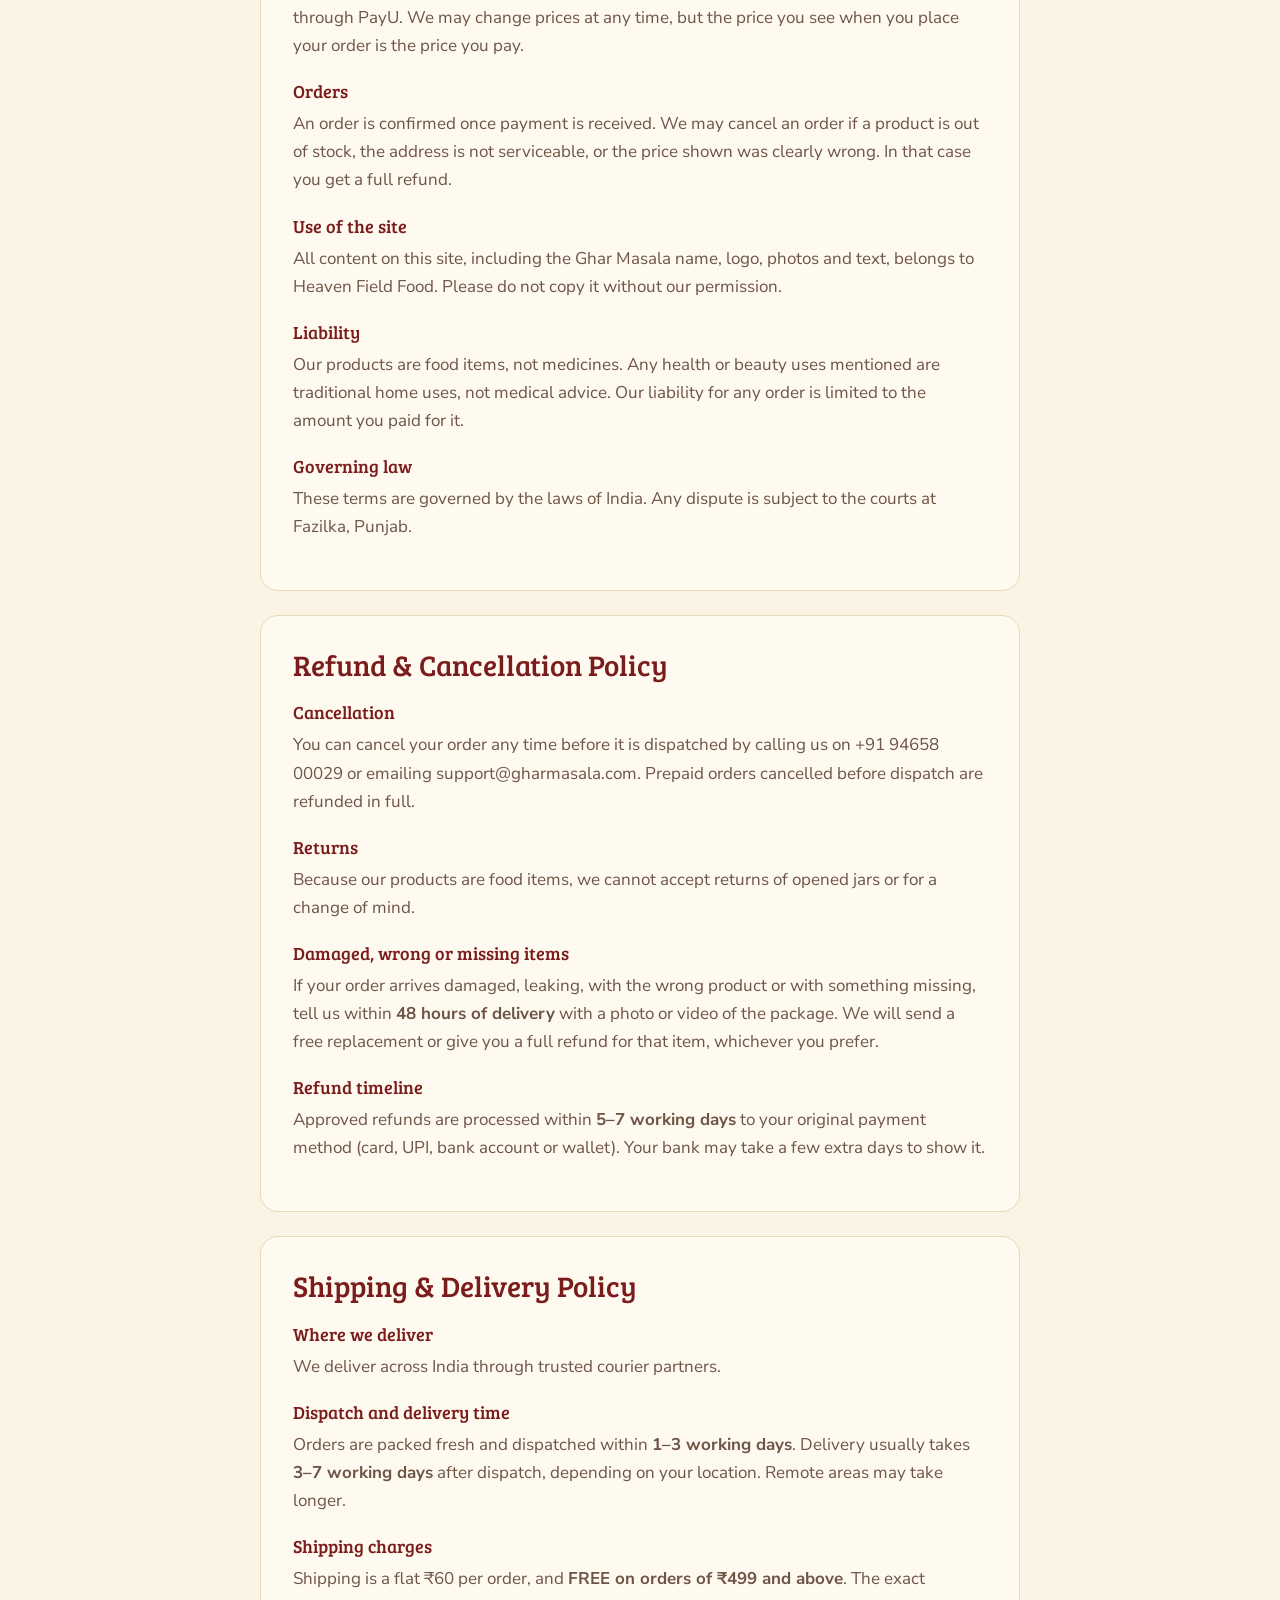
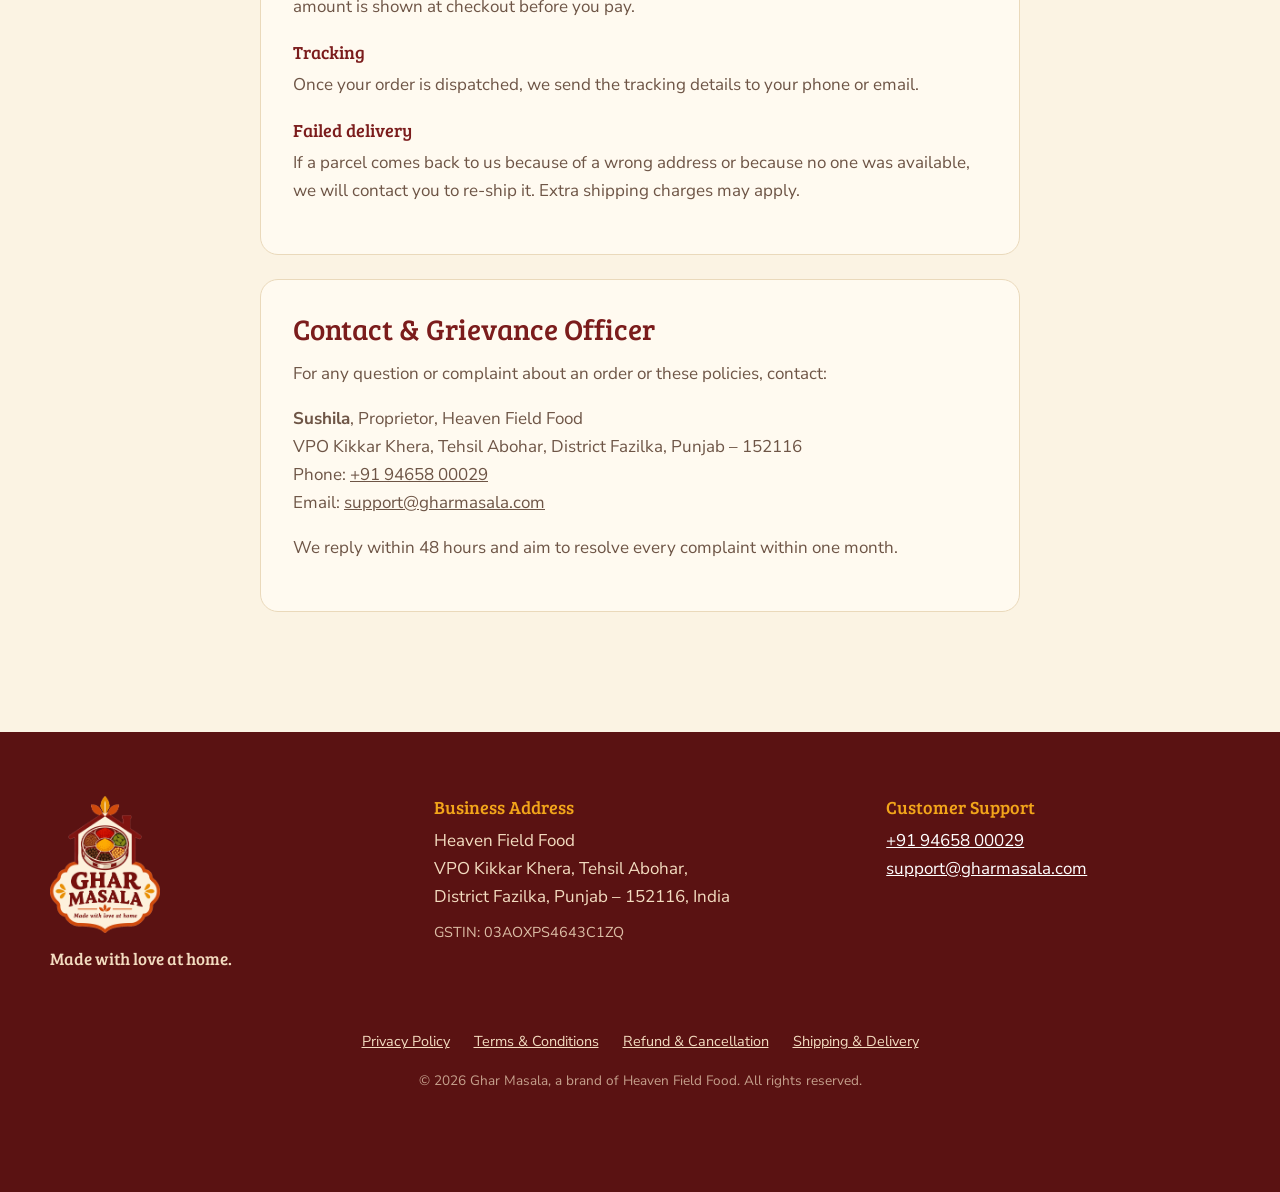
<file: policies.html>
<!doctype html>
<html lang="en">
<head>
  <meta charset="utf-8">
  <meta name="viewport" content="width=device-width, initial-scale=1">
  <title>Policies | Ghar Masala</title>
  <meta name="description" content="Privacy Policy, Terms & Conditions, Refund & Cancellation and Shipping & Delivery policies of Ghar Masala (Heaven Field Food).">
  <meta name="theme-color" content="#7b1c1c">
  <link rel="icon" href="images/favicon.png">
  <link rel="preconnect" href="https://fonts.googleapis.com">
  <link rel="preconnect" href="https://fonts.gstatic.com" crossorigin>
  <link href="https://fonts.googleapis.com/css2?family=Bree+Serif&family=Nunito+Sans:wght@400;600;700;800&display=swap" rel="stylesheet">
  <link rel="stylesheet" href="style.css">
</head>
<body>

<header class="nav">
  <div class="wrap nav-in">
    <a href="index.html" class="brand" aria-label="Ghar Masala home"><img src="images/logo.png" alt="Ghar Masala logo" width="52" height="52"><span>Ghar Masala</span></a>
    <nav class="links" aria-label="Main">
      <a href="index.html#shop">Shop</a>
      <a href="index.html#story">Our Story</a>
      <a href="index.html#catalog">Catalog</a>
      <a href="#contact">Contact</a>
    </nav>
    <a class="btn btn-sm btn-primary cart-link" href="#checkout">Cart <span class="cart-n">0</span></a>
  </div>
</header>

<main class="policy">
  <div class="wrap narrow">
    <p class="eyebrow">Legal</p>
    <h1>Our Policies</h1>
    <p class="updated">Last updated: 2 November 2026</p>
    <p>gharmasala.com is owned and operated by <b>Heaven Field Food</b> (GSTIN 03AOXPS4643C1ZQ), a proprietorship firm at VPO Kikkar Khera, Tehsil Abohar, District Fazilka, Punjab – 152116, India. "Ghar Masala" is our brand. In these policies, "we", "us" and "our" mean Heaven Field Food, and "you" means anyone who visits the site or buys from us.</p>
    <nav class="toc" aria-label="On this page">
      <a href="#privacy">Privacy</a><a href="#terms">Terms</a><a href="#refund">Refund &amp; Cancellation</a><a href="#shipping">Shipping</a>
    </nav>

    <section id="privacy">
      <h2>Privacy Policy</h2>
      <h3>What we collect</h3>
      <p>When you place an order or contact us, we collect your name, phone number, email address and delivery address. We do not collect or store your card, UPI or bank details. Online payments are processed by our payment partner PayU on their secure servers.</p>
      <h3>How we use it</h3>
      <ul>
        <li>To process, pack and deliver your order.</li>
        <li>To contact you about your order, delivery or a support request.</li>
        <li>To send you offers, only if you ask us to. You can opt out at any time.</li>
      </ul>
      <h3>Who we share it with</h3>
      <p>We share only what is needed with our courier partners (to deliver your order) and with PayU (to process your payment). We never sell or rent your personal information.</p>
      <h3>Cookies</h3>
      <p>Our site uses only the basic cookies needed for it to work and for secure payment. We do not use advertising trackers.</p>
      <h3>Your rights</h3>
      <p>You can ask us to show, correct or delete your personal information by writing to <a href="mailto:support@gharmasala.com">support@gharmasala.com</a>.</p>
    </section>

    <section id="terms">
      <h2>Terms &amp; Conditions</h2>
      <p>By using gharmasala.com or placing an order, you agree to these terms.</p>
      <h3>Products</h3>
      <p>Our spices are natural, homemade products. Colour, texture and aroma can vary slightly from batch to batch and from the photos on the site. Please check the label for ingredients and the best-before date.</p>
      <h3>Prices and payment</h3>
      <p>All prices are in Indian Rupees (₹) and include applicable GST. Delivery charges, if any, are shown before you pay. We accept online payment by card, UPI, net banking and wallets through PayU. We may change prices at any time, but the price you see when you place your order is the price you pay.</p>
      <h3>Orders</h3>
      <p>An order is confirmed once payment is received. We may cancel an order if a product is out of stock, the address is not serviceable, or the price shown was clearly wrong. In that case you get a full refund.</p>
      <h3>Use of the site</h3>
      <p>All content on this site, including the Ghar Masala name, logo, photos and text, belongs to Heaven Field Food. Please do not copy it without our permission.</p>
      <h3>Liability</h3>
      <p>Our products are food items, not medicines. Any health or beauty uses mentioned are traditional home uses, not medical advice. Our liability for any order is limited to the amount you paid for it.</p>
      <h3>Governing law</h3>
      <p>These terms are governed by the laws of India. Any dispute is subject to the courts at Fazilka, Punjab.</p>
    </section>

    <section id="refund">
      <h2>Refund &amp; Cancellation Policy</h2>
      <h3>Cancellation</h3>
      <p>You can cancel your order any time before it is dispatched by calling us on +91 94658 00029 or emailing support@gharmasala.com. Prepaid orders cancelled before dispatch are refunded in full.</p>
      <h3>Returns</h3>
      <p>Because our products are food items, we cannot accept returns of opened jars or for a change of mind.</p>
      <h3>Damaged, wrong or missing items</h3>
      <p>If your order arrives damaged, leaking, with the wrong product or with something missing, tell us within <b>48 hours of delivery</b> with a photo or video of the package. We will send a free replacement or give you a full refund for that item, whichever you prefer.</p>
      <h3>Refund timeline</h3>
      <p>Approved refunds are processed within <b>5–7 working days</b> to your original payment method (card, UPI, bank account or wallet). Your bank may take a few extra days to show it.</p>
    </section>

    <section id="shipping">
      <h2>Shipping &amp; Delivery Policy</h2>
      <h3>Where we deliver</h3>
      <p>We deliver across India through trusted courier partners.</p>
      <h3>Dispatch and delivery time</h3>
      <p>Orders are packed fresh and dispatched within <b>1–3 working days</b>. Delivery usually takes <b>3–7 working days</b> after dispatch, depending on your location. Remote areas may take longer.</p>
      <h3>Shipping charges</h3>
      <p>Shipping is a flat ₹60 per order, and <b>FREE on orders of ₹499 and above</b>. The exact amount is shown at checkout before you pay.</p>
      <h3>Tracking</h3>
      <p>Once your order is dispatched, we send the tracking details to your phone or email.</p>
      <h3>Failed delivery</h3>
      <p>If a parcel comes back to us because of a wrong address or because no one was available, we will contact you to re-ship it. Extra shipping charges may apply.</p>
    </section>

    <section id="grievance">
      <h2>Contact &amp; Grievance Officer</h2>
      <p>For any question or complaint about an order or these policies, contact:</p>
      <p><b>Sushila</b>, Proprietor, Heaven Field Food<br>
        VPO Kikkar Khera, Tehsil Abohar, District Fazilka, Punjab – 152116<br>
        Phone: <a href="tel:+919465800029">+91 94658 00029</a><br>
        Email: <a href="mailto:support@gharmasala.com">support@gharmasala.com</a></p>
      <p>We reply within 48 hours and aim to resolve every complaint within one month.</p>
    </section>
  </div>
</main>

<footer id="contact" class="footer">
  <div class="wrap foot-in">
    <div>
      <img src="images/logo.png" alt="Ghar Masala" width="110" height="121" loading="lazy">
      <p class="foot-tag">Made with love at home.</p>
    </div>
    <div>
      <h3>Business Address</h3>
      <address>Heaven Field Food<br>VPO Kikkar Khera, Tehsil Abohar,<br>District Fazilka, Punjab – 152116, India</address>
      <p class="gst">GSTIN: 03AOXPS4643C1ZQ</p>
    </div>
    <div>
      <h3>Customer Support</h3>
      <p><a href="tel:+919465800029">+91 94658 00029</a><br><a href="mailto:support@gharmasala.com">support@gharmasala.com</a></p>
    </div>
  </div>
  <nav class="legal" aria-label="Policies">
    <a href="#privacy">Privacy Policy</a>
    <a href="#terms">Terms &amp; Conditions</a>
    <a href="#refund">Refund &amp; Cancellation</a>
    <a href="#shipping">Shipping &amp; Delivery</a>
  </nav>
  <p class="copy">© 2026 Ghar Masala, a brand of Heaven Field Food. All rights reserved.</p>
</footer>

<script src="script.js"></script>
</body>
</html>
</file>
<file: style.css>
:root {
  --maroon: #7b1c1c;
  --maroon-dk: #5a1212;
  --saffron: #e0661b;
  --gold: #f2a51a;
  --chilli: #c8201e;
  --haldi: #f4b400;
  --haldi-deep: #b86e00;
  --cream: #fbf3e3;
  --paper: #fffaf0;
  --ink: #2e1810;
  --muted: #6e5546;
  --line: #ead9bb;
  --wa: #1f9d55;
  --r: 18px;
  --shadow: 0 18px 40px -18px rgba(91, 30, 10, .35);
}

* { box-sizing: border-box; }
html { scroll-behavior: smooth; scroll-padding-top: 80px; }
body {
  margin: 0;
  font: 400 17px/1.65 "Nunito Sans", system-ui, sans-serif;
  color: var(--ink);
  background: var(--cream);
}
img { max-width: 100%; height: auto; display: block; }
a { color: inherit; }
h1, h2, h3 { font-family: "Bree Serif", Georgia, serif; font-weight: 400; color: var(--maroon); line-height: 1.15; margin: 0 0 .5em; }
h1 { font-size: clamp(2.4rem, 5.5vw, 4.2rem); }
h2 { font-size: clamp(1.9rem, 3.6vw, 2.8rem); }
h3 { font-size: 1.35rem; }
p { margin: 0 0 1em; }
.wrap { width: min(1180px, 100% - 32px); margin-inline: auto; }
.narrow { width: min(760px, 100% - 32px); }
.eyebrow { font-weight: 800; font-size: .8rem; letter-spacing: .16em; text-transform: uppercase; color: var(--saffron); margin-bottom: .6em; }

/* buttons */
.btn {
  display: inline-flex; align-items: center; justify-content: center; gap: .5em;
  padding: .85em 1.5em; border-radius: 999px; border: 2px solid transparent;
  font: inherit; font-weight: 800; font-size: 1rem; line-height: 1; text-decoration: none; cursor: pointer;
  transition: transform .2s, background .2s, box-shadow .2s;
}
.btn:hover { transform: translateY(-2px); }
.btn:focus-visible, button:focus-visible, a:focus-visible { outline: 3px solid var(--gold); outline-offset: 3px; }
.btn-primary { background: var(--maroon); color: #fff; box-shadow: var(--shadow); }
.btn-primary:hover { background: var(--maroon-dk); }
.btn-ghost { border-color: var(--maroon); color: var(--maroon); background: transparent; }
.btn-ghost:hover { background: var(--maroon); color: #fff; }
.btn-sm { padding: .6em 1.1em; font-size: .9rem; }

/* nav */
.nav { position: sticky; top: 0; z-index: 20; background: rgba(251, 243, 227, .9); backdrop-filter: blur(10px); border-bottom: 1px solid var(--line); }
.nav-in { display: flex; align-items: center; gap: 24px; height: 72px; }
.brand { display: flex; align-items: center; gap: 10px; text-decoration: none; font: 1.35rem "Bree Serif", serif; color: var(--maroon); }
.links { display: flex; gap: 26px; margin-left: auto; }
.links a { text-decoration: none; font-weight: 700; color: var(--muted); }
.links a:hover { color: var(--maroon); }
@media (max-width: 860px) { .links { display: none; } .nav-in > .btn { margin-left: auto; } }

/* hero */
.hero { overflow: hidden; background: radial-gradient(1200px 600px at 80% 30%, #fde7c2 0%, transparent 60%); }
.hero-in { display: grid; grid-template-columns: 1.05fr 1fr; align-items: center; gap: 40px; padding: 64px 0 80px; }
.hero h1 em { font-style: normal; color: var(--saffron); }
.lead { font-size: 1.15rem; color: var(--muted); max-width: 34em; }
.cta { display: flex; flex-wrap: wrap; gap: 12px; margin: 28px 0; }
.chips { list-style: none; padding: 0; margin: 0; display: flex; flex-wrap: wrap; gap: 8px; }
.chips li { padding: .4em .9em; border-radius: 999px; background: var(--paper); border: 1px solid var(--line); font-weight: 700; font-size: .85rem; color: var(--maroon); }
.chips li::before { content: "✓ "; color: var(--wa); }
.hero-art { position: relative; height: 540px; }
.sun { position: absolute; inset: 8% 6% 4%; border-radius: 50%; background: radial-gradient(circle, var(--gold) 0%, var(--saffron) 55%, var(--chilli) 100%); opacity: .9; }
.sun::after { content: ""; position: absolute; inset: -18px; border-radius: 50%; border: 2px dashed rgba(123, 28, 28, .25); animation: spin 60s linear infinite; }
.jar { position: absolute; bottom: 0; width: 52%; filter: drop-shadow(0 24px 30px rgba(60, 15, 5, .35)); }
.jar-back { right: 6%; bottom: 6%; transform: rotate(6deg); }
.jar-front { left: 8%; transform: rotate(-4deg); animation: bob 6s ease-in-out infinite; }
@keyframes spin { to { transform: rotate(360deg); } }
@keyframes bob { 50% { transform: rotate(-4deg) translateY(-12px); } }
@media (max-width: 860px) {
  .hero-in { grid-template-columns: 1fr; padding-top: 32px; }
  .hero-art { height: 380px; order: -1; }
}

/* strip */
.strip { background: var(--maroon); color: #fbe9d0; }
.strip-in { display: grid; grid-template-columns: repeat(4, 1fr); gap: 20px; padding: 26px 0; }
.strip-in div { display: grid; grid-template-columns: 40px 1fr; column-gap: 12px; align-items: center; }
.strip svg { grid-row: span 2; width: 40px; height: 40px; padding: 8px; border-radius: 50%; background: rgba(255, 255, 255, .1); fill: none; stroke: var(--gold); stroke-width: 2; stroke-linecap: round; stroke-linejoin: round; }
.strip b { color: #fff; }
.strip span { font-size: .85rem; opacity: .85; }
@media (max-width: 860px) { .strip-in { grid-template-columns: 1fr 1fr; } }

/* sections */
.section { padding: 96px 0; }
.sec-head { text-align: center; max-width: 640px; margin: 0 auto 56px; }
.sec-head p:last-child { color: var(--muted); }

/* product */
.product { display: grid; grid-template-columns: 1fr 1fr; gap: 56px; align-items: center; background: var(--paper); border: 1px solid var(--line); border-radius: 28px; padding: 40px; margin-bottom: 40px; box-shadow: var(--shadow); }
.product.flip .gallery { order: 2; }
.main-img { background: radial-gradient(circle at 50% 55%, var(--soft) 0%, transparent 70%); border-radius: var(--r); aspect-ratio: 1; display: grid; place-items: center; padding: 24px; }
.main-img img { max-height: 100%; width: auto; transition: opacity .25s; }
.thumbs { display: flex; gap: 10px; justify-content: center; margin-top: 14px; }
.thumbs button { width: 68px; height: 68px; padding: 6px; border-radius: 12px; border: 2px solid var(--line); background: #fff; cursor: pointer; }
.thumbs button.on { border-color: var(--tone); }
.thumbs img { width: 100%; height: 100%; object-fit: contain; }
.tag { display: inline-block; padding: .3em .8em; border-radius: 999px; background: var(--soft); color: var(--tone); font-weight: 800; font-size: .8rem; letter-spacing: .08em; text-transform: uppercase; }
.info h3 { font-size: clamp(2rem, 3.4vw, 2.6rem); margin: .2em 0 0; }
.hindi { color: var(--saffron); font-weight: 700; margin-bottom: .8em; }
.facts { list-style: none; padding: 0; margin: 0 0 24px; border-top: 1px dashed var(--line); }
.facts li { display: grid; grid-template-columns: 120px 1fr; gap: 12px; padding: 10px 0; border-bottom: 1px dashed var(--line); font-size: .95rem; }
.facts b { color: var(--maroon); }
.buy { display: flex; flex-wrap: wrap; gap: 16px; align-items: center; }
.sizes, .qty { display: inline-flex; border: 2px solid var(--line); border-radius: 999px; padding: 4px; background: #fff; }
.sizes button, .qty button { border: 0; background: none; font: inherit; font-weight: 800; font-size: 1rem; padding: .5em 1.1em; border-radius: 999px; cursor: pointer; color: var(--muted); }
.sizes [aria-checked="true"] { background: var(--tone); color: #fff; }
.qty output { min-width: 2ch; text-align: center; align-self: center; font-weight: 800; }
.product .cta { margin-bottom: 0; }
@media (max-width: 860px) {
  .product { grid-template-columns: 1fr; padding: 22px; gap: 24px; }
  .product.flip .gallery { order: 0; }
  .facts li { grid-template-columns: 96px 1fr; }
}

/* story */
.story { background: var(--paper); border-block: 1px solid var(--line); }
.story-in { display: grid; grid-template-columns: .8fr 1.2fr; gap: 64px; align-items: center; }
.story-art img { margin-inline: auto; max-width: 380px; filter: drop-shadow(0 20px 30px rgba(91, 30, 10, .2)); }
.story p { color: var(--muted); }
.steps { list-style: none; padding: 0; margin: 28px 0 0; display: grid; grid-template-columns: 1fr 1fr; gap: 14px; }
.steps li { background: var(--cream); border-radius: var(--r); padding: 16px; font-size: .92rem; color: var(--muted); }
.steps span { display: inline-grid; place-items: center; width: 28px; height: 28px; border-radius: 50%; background: var(--saffron); color: #fff; font-weight: 800; margin-bottom: 6px; }
.steps b { display: block; color: var(--maroon); font-size: 1.05rem; }
@media (max-width: 860px) { .story-in { grid-template-columns: 1fr; gap: 24px; } .story-art img { max-width: 240px; } }

/* how to use */
.tabs { display: flex; justify-content: center; gap: 8px; margin-bottom: 32px; }
.tabs button { border: 2px solid var(--maroon); background: none; color: var(--maroon); font: inherit; font-weight: 800; font-size: 1rem; padding: .6em 1.4em; border-radius: 999px; cursor: pointer; }
.tabs [aria-selected="true"] { background: var(--maroon); color: #fff; }
.uses { display: grid; grid-template-columns: repeat(3, 1fr); gap: 20px; }
.use { background: var(--paper); border: 1px solid var(--line); border-radius: var(--r); padding: 28px; text-align: center; }
.use span { font-size: 2.4rem; display: block; margin-bottom: 8px; }
.use p { color: var(--muted); margin: 0; }
@media (max-width: 760px) { .uses { grid-template-columns: 1fr; } }

/* catalog */
.catalog { background: linear-gradient(180deg, transparent, #f6e6c8); }
.grid { display: grid; grid-template-columns: repeat(auto-fill, minmax(220px, 1fr)); gap: 20px; }
.card { display: flex; flex-direction: column; align-items: center; text-align: center; gap: 4px; padding: 22px; background: var(--paper); border: 1px solid var(--line); border-radius: var(--r); text-decoration: none; transition: transform .2s, box-shadow .2s; }
.card:hover { transform: translateY(-4px); box-shadow: var(--shadow); }
.card img, .card .ph { height: 180px; width: auto; margin-bottom: 12px; }
.card .ph { width: 130px; display: grid; place-items: center; border-radius: 14px; background: var(--c); color: #fff; font: 1.3rem/1.2 "Bree Serif", serif; box-shadow: inset 0 -16px 0 rgba(0, 0, 0, .15); }
.card b { font-size: 1.05rem; color: var(--maroon); }
.card span { color: var(--muted); font-size: .9rem; }
.card em { font-style: normal; font-size: .75rem; font-weight: 800; text-transform: uppercase; letter-spacing: .08em; padding: .3em .8em; border-radius: 999px; margin-top: 8px; background: #fde7c2; color: var(--haldi-deep); }
.card em.ok { background: #dff3e6; color: #17703d; }

/* faq */
details { background: var(--paper); border: 1px solid var(--line); border-radius: var(--r); padding: 18px 22px; margin-bottom: 12px; }
summary { cursor: pointer; font-weight: 800; color: var(--maroon); list-style: none; display: flex; justify-content: space-between; gap: 12px; }
summary::after { content: "+"; font-size: 1.4rem; line-height: 1; color: var(--saffron); }
details[open] summary::after { content: "−"; }
details p { margin: 12px 0 0; color: var(--muted); }

/* footer */
.footer { background: var(--maroon-dk); color: #f3dcc0; padding: 64px 0 100px; }
.foot-in { display: grid; grid-template-columns: 1fr 1.2fr 1fr; gap: 40px; align-items: start; }
.footer h3 { color: var(--gold); font-size: 1.15rem; }
.footer address { font-style: normal; }
.footer a { color: #fff; }
.foot-tag { font-family: "Bree Serif", serif; margin-top: 12px; }
.copy { text-align: center; margin: 48px 0 0; font-size: .85rem; opacity: .7; }
@media (max-width: 760px) { .foot-in { grid-template-columns: 1fr; } }

/* order bar */
.order { position: fixed; left: 0; right: 0; bottom: 16px; z-index: 30; display: flex; justify-content: center; padding: 0 16px; }
.order[hidden] { display: none; }
.order-in { display: flex; align-items: center; gap: 14px; background: var(--ink); color: #fff; border-radius: 999px; padding: 10px 10px 10px 24px; box-shadow: 0 20px 40px -10px rgba(0, 0, 0, .5); max-width: 720px; width: 100%; }
.order-in > div { flex: 1; min-width: 0; }
.order-count { display: block; }
.order-list { display: block; font-size: .82rem; opacity: .75; white-space: nowrap; overflow: hidden; text-overflow: ellipsis; }
.order-clear { background: none; border: 0; color: #fff; opacity: .7; cursor: pointer; font: inherit; text-decoration: underline; }
@media (max-width: 560px) { .order-in { border-radius: 20px; flex-wrap: wrap; } .order-send { width: 100%; } }

/* reveal */
.reveal { opacity: 0; transform: translateY(24px); transition: opacity .7s ease, transform .7s ease; }
.reveal.in { opacity: 1; transform: none; }
@media (prefers-reduced-motion: reduce) {
  html { scroll-behavior: auto; }
  .reveal { opacity: 1; transform: none; transition: none; }
  .jar-front, .sun::after { animation: none; }
}

/* spice colours: .chilli = red, .haldi = yellow (product cards + how-to-use) */
.chilli { --tone: #c8201e; --tone-text: #c8201e; --on-tone: #fff; --soft: #fbe3dc; }
.haldi { --tone: #f2b200; --tone-text: #c98e00; --on-tone: #3b2500; --soft: #fdf0c8; }
.product .info h3, .product .facts b, .product .tag { color: var(--tone-text); }
.product .sizes [aria-checked="true"] { color: var(--on-tone); }
.product .add { background: var(--tone); color: var(--on-tone); }
.product .now { border-color: var(--tone); color: var(--tone-text); }
.product .add:hover, .product .now:hover { background: var(--tone); color: var(--on-tone); filter: brightness(.94); }
.tabs button { border-color: var(--tone); color: var(--tone-text); }
.tabs [aria-selected="true"] { background: var(--tone); color: var(--on-tone); }
.uses[hidden] { display: none; }
.uses h3 { color: var(--tone-text); }
.uses .use { border-top: 4px solid var(--tone); }

/* footer legal + policies page */
.gst { margin-top: 10px; font-size: .9rem; opacity: .85; }
.legal { display: flex; flex-wrap: wrap; justify-content: center; gap: 8px 24px; margin-top: 40px; font-size: .9rem; }
.legal a { color: #f3dcc0; }
.legal + .copy { margin-top: 16px; }
.policy { padding: 64px 0 96px; }
.policy section { background: var(--paper); border: 1px solid var(--line); border-radius: var(--r); padding: 32px; margin-bottom: 24px; }
.policy h2 { font-size: 1.8rem; }
.policy h3 { font-size: 1.1rem; margin-top: 1.2em; }
.policy p, .policy li { color: var(--muted); }
.policy .updated { color: var(--muted); font-size: .9rem; }
.toc { display: flex; flex-wrap: wrap; gap: 8px; margin: 0 0 32px; }
.toc a { padding: .4em 1em; border-radius: 999px; border: 1px solid var(--line); background: var(--paper); text-decoration: none; font-weight: 700; color: var(--maroon); }

/* cart + checkout */
.price { width: 100%; margin: 0; font: 1.6rem "Bree Serif", serif; color: var(--tone-text); }
.cart-n { display: inline-grid; place-items: center; min-width: 1.5em; height: 1.5em; padding: 0 .3em; border-radius: 999px; background: #fff; color: var(--maroon); font-size: .8rem; }
.co-in { display: grid; grid-template-columns: 1fr 1fr; gap: 24px; align-items: start; }
.co-in[hidden] { display: none; }
.co-box { background: var(--paper); border: 1px solid var(--line); border-radius: var(--r); padding: 28px; }
.co-box h2 { font-size: 1.5rem; }
.co-row { display: grid; grid-template-columns: 56px 1fr auto auto; gap: 12px; align-items: center; padding: 12px 0; border-bottom: 1px dashed var(--line); }
.co-row img { width: 56px; height: 56px; object-fit: contain; }
.co-row span { display: block; font-size: .9rem; color: var(--muted); }
.co-row .qty button { padding: .3em .8em; }
.co-sum { display: grid; grid-template-columns: 1fr auto; gap: 8px; margin: 16px 0 0; }
.co-sum dd { margin: 0; text-align: right; font-weight: 700; }
.co-sum .tot { font-size: 1.2rem; font-weight: 800; color: var(--maroon); border-top: 2px solid var(--line); padding-top: 8px; }
.co-form label { display: block; font-weight: 700; color: var(--maroon); margin-bottom: 14px; font-size: .95rem; }
.co-form input, .co-form textarea { display: block; width: 100%; margin-top: 6px; padding: .75em .9em; border: 2px solid var(--line); border-radius: 12px; background: #fff; font: inherit; color: var(--ink); }
.co-form input:focus, .co-form textarea:focus { outline: none; border-color: var(--saffron); }
.co-two { display: grid; grid-template-columns: 1fr 1fr; gap: 12px; }
.co-pay { width: 100%; margin-top: 8px; }
.co-pay:disabled { opacity: .55; cursor: not-allowed; transform: none; }
.co-note { font-size: .85rem; color: var(--muted); margin-top: 12px; }
@media (max-width: 860px) { .co-in { grid-template-columns: 1fr; } .co-row { grid-template-columns: 48px 1fr auto; } .co-line { display: none; } }
.co-free { margin: 12px 0 0; font-weight: 700; color: #17703d; }

/* video strip */
.films { background: var(--ink); }
.films h2 { color: #fff; }
.films .sec-head p:last-child { color: #d9c3ad; }
.film-row { display: grid; grid-template-columns: repeat(3, 1fr); gap: 20px; }
.film { margin: 0; border-radius: 22px; overflow: hidden; position: relative; aspect-ratio: 9 / 16; background: #000; box-shadow: 0 24px 50px -20px rgba(0, 0, 0, .7); }
.film video { width: 100%; height: 100%; object-fit: cover; display: block; }
.film figcaption { position: absolute; inset: auto 0 0; padding: 48px 20px 20px; color: #f3dcc0; font-size: .9rem; background: linear-gradient(transparent, rgba(0, 0, 0, .75)); }
.film figcaption b { display: block; color: #fff; font: 1.25rem "Bree Serif", serif; }
@media (max-width: 760px) {
  .film-row { grid-auto-flow: column; grid-template-columns: none; grid-auto-columns: 72%; overflow-x: auto; scroll-snap-type: x mandatory; padding-bottom: 8px; }
  .film { scroll-snap-align: center; }
}

/* checkout popup (replaces checkout.html) */
.co-dialog { width: min(560px, 100% - 24px); max-height: 92vh; border: 0; border-radius: 22px; padding: 28px; background: var(--paper); color: var(--ink); box-shadow: 0 30px 80px -20px rgba(0, 0, 0, .5); }
.co-dialog::backdrop { background: rgba(46, 24, 16, .55); backdrop-filter: blur(3px); }
.co-dialog h2 { font-size: 1.8rem; margin-bottom: .3em; }
.co-dialog h3 { font-size: 1.2rem; margin: 20px 0 12px; }
.co-dialog .co-in { display: block; }
.co-dialog .co-in[hidden] { display: none; }
.co-x { position: absolute; top: 14px; right: 14px; width: 40px; height: 40px; border: 0; border-radius: 50%; background: var(--cream); color: var(--maroon); font-size: 1.6rem; line-height: 1; cursor: pointer; }
.co-empty { color: var(--muted); }
@media (max-width: 560px) {
  .co-dialog { margin: auto 0 0; width: 100%; max-width: 100%; max-height: 94dvh; border-radius: 22px 22px 0 0; padding: 22px 18px; }
}

/* ads landing page (buy.html) */
.lp-hero { padding: 40px 0 8px; text-align: center; background: radial-gradient(900px 400px at 50% 0%, #fde7c2 0%, transparent 70%); }
.lp-hero h1 { font-size: clamp(2rem, 5vw, 3.4rem); max-width: 16em; margin-inline: auto; }
.lp-hero .lead { margin-inline: auto; }
.lp-hero .chips { justify-content: center; margin-top: 18px; }
.lp-grid { display: grid; grid-template-columns: 1fr 1fr; gap: 24px; padding: 32px 0 16px; }
.lp-card { display: flex; flex-direction: column; align-items: center; text-align: center; gap: 0; grid-template-columns: none; padding: 24px; margin: 0; }
.lp-card .main-img { width: 100%; max-width: 320px; padding: 12px; }
.lp-card h2 { font-size: clamp(1.6rem, 3vw, 2.1rem); color: var(--tone-text); margin: .3em 0 0; }
.lp-card .tag { margin-top: 8px; }
.lp-card .hindi { margin-bottom: .4em; }
.lp-line { color: var(--muted); max-width: 26em; }
.lp-card .buy { justify-content: center; margin-bottom: 16px; }
.lp-card .price { width: auto; }
.lp-card .now { width: 100%; max-width: 320px; padding: 1em; font-size: 1.1rem; background: var(--tone); color: var(--on-tone); border: 0; }
.lp-why { padding: 56px 0; text-align: center; }
.lp-why .steps { grid-template-columns: repeat(3, 1fr); text-align: left; margin-top: 20px; }
.lp-pay { margin-top: 24px; font-weight: 700; color: var(--maroon); }
.lp .faq { padding-top: 0; }
.lp-foot { padding: 32px 0 100px; text-align: center; font-size: .9rem; }
.lp-foot .legal { margin-top: 16px; }
@media (max-width: 760px) {
  .lp-grid { grid-template-columns: 1fr; }
  .lp-why .steps { grid-template-columns: 1fr; }
}
.lp-card .main-img { display: block; aspect-ratio: auto; }
.lp-card .main-img img { height: 320px; width: auto; max-width: 100%; margin: 0 auto; object-fit: contain; }
@media (max-width: 760px) { .lp-card .main-img img { height: 260px; } }
</file>
